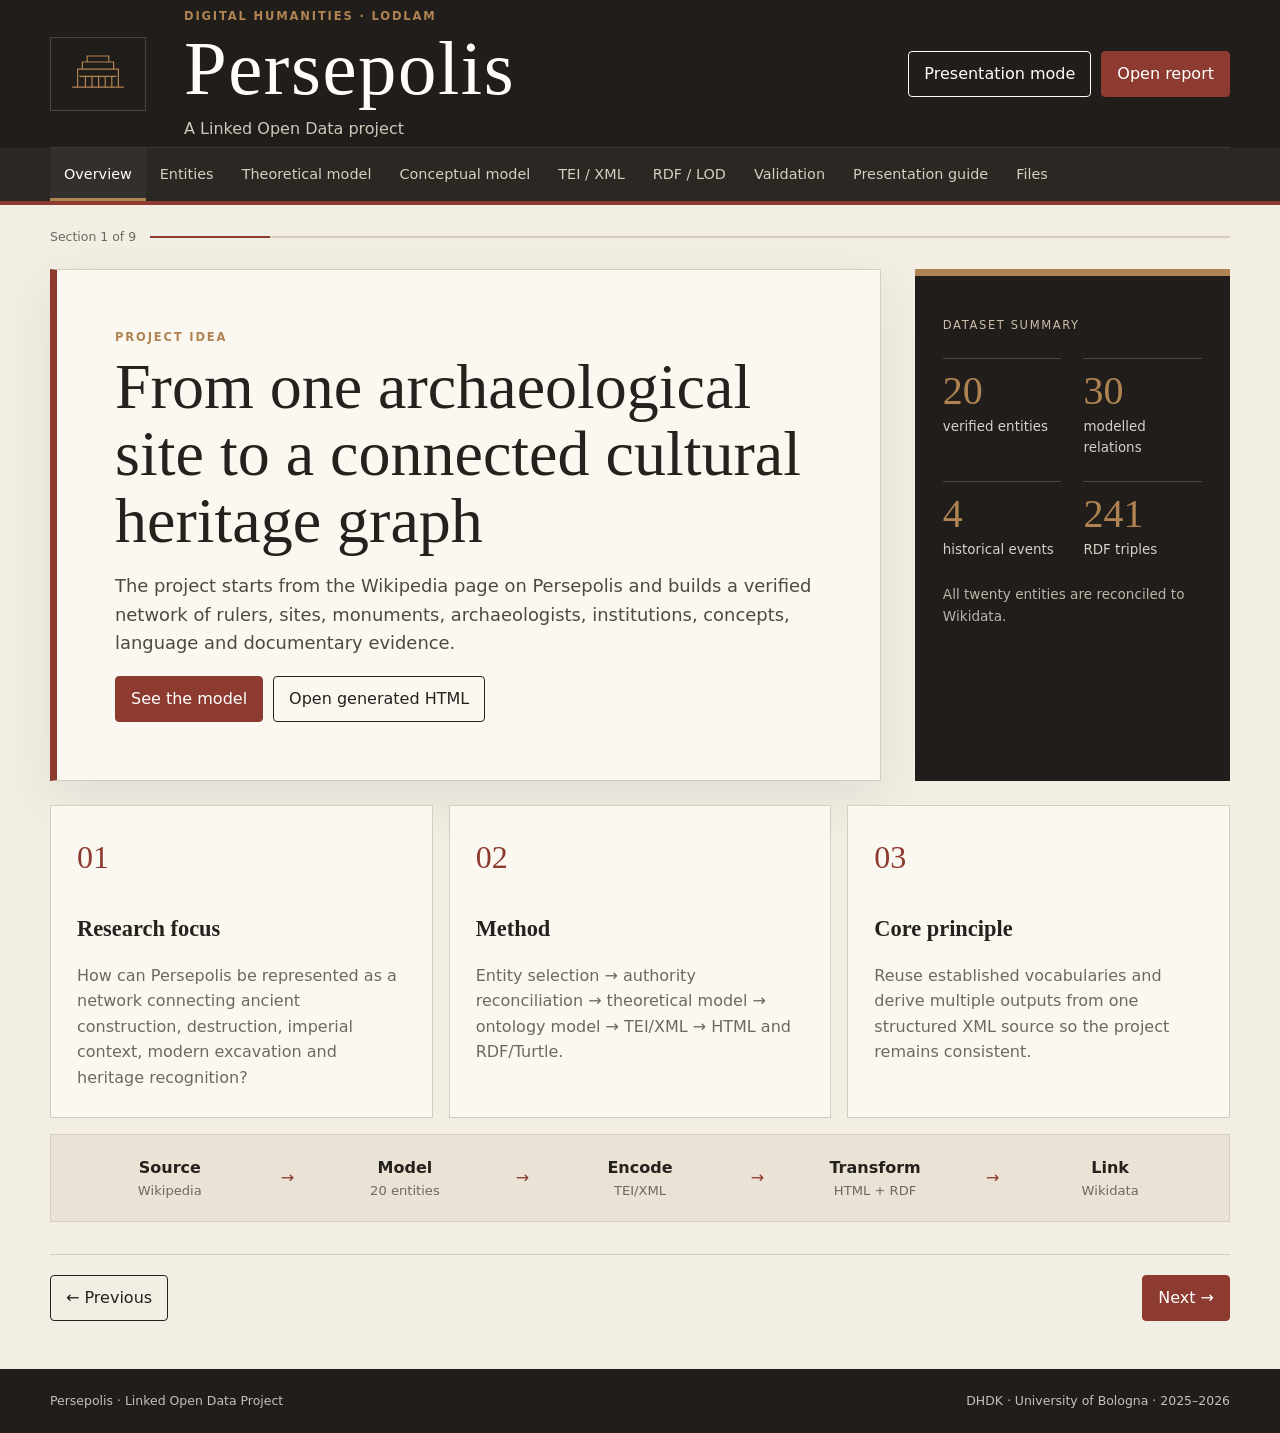
<file: index.html>
<!doctype html>
<html lang="en">
<head>
  <meta charset="utf-8">
  <meta name="viewport" content="width=device-width, initial-scale=1">
  <meta name="description" content="Presentation website for Persepolis: a Linked Open Data project.">
  <title>Persepolis · Linked Open Data Project</title>
  <link rel="stylesheet" href="assets/styles.css?v=2">
  <script defer src="assets/app.js?v=2"></script>
</head>
<body>
  <a class="skip-link" href="#main">Skip to content</a>

  <header class="site-header">
    <div class="masthead wrap">
      <div class="brand-mark" aria-hidden="true">
        <svg viewBox="0 0 120 80" role="img">
          <path d="M18 62h84M26 62V32h68v30M34 32V20h52v12M42 20V10h36v10"/>
          <path d="M30 44h60M39 44v18M50 44v18M61 44v18M72 44v18M83 44v18"/>
        </svg>
      </div>
      <div class="brand-copy">
        <p class="eyebrow">Digital Humanities · LODLAM</p>
        <h1>Persepolis</h1>
        <p>A Linked Open Data project</p>
      </div>
      <div class="header-actions">
        <button class="quiet-button" id="fullscreenButton" type="button">Presentation mode</button>
        <a class="primary-button" href="report.html" target="_blank" rel="noopener">Open report</a>
      </div>
    </div>

    <nav class="tab-shell" aria-label="Project sections">
      <div class="tab-list wrap" role="tablist">
        <button role="tab" data-tab="overview" aria-selected="true">Overview</button>
        <button role="tab" data-tab="entities" aria-selected="false">Entities</button>
        <button role="tab" data-tab="theoretical" aria-selected="false">Theoretical model</button>
        <button role="tab" data-tab="conceptual" aria-selected="false">Conceptual model</button>
        <button role="tab" data-tab="encoding" aria-selected="false">TEI / XML</button>
        <button role="tab" data-tab="rdf" aria-selected="false">RDF / LOD</button>
        <button role="tab" data-tab="validation" aria-selected="false">Validation</button>
        <button role="tab" data-tab="presentation" aria-selected="false">Presentation guide</button>
        <button role="tab" data-tab="files" aria-selected="false">Files</button>
      </div>
    </nav>
  </header>

  <main id="main" class="wrap main-shell">
    <div class="section-progress" aria-live="polite">
      <span id="progressLabel">Section 1 of 9</span>
      <span class="progress-line"><span id="progressFill"></span></span>
    </div>

    <section class="tab-panel is-active" id="overview" role="tabpanel">
      <div class="hero-grid">
        <div class="hero-copy">
          <p class="section-kicker">Project idea</p>
          <h2>From one archaeological site to a connected cultural heritage graph</h2>
          <p class="lead">The project starts from the Wikipedia page on Persepolis and builds a verified network of rulers, sites, monuments, archaeologists, institutions, concepts, language and documentary evidence.</p>
          <div class="hero-actions">
            <button class="primary-button" type="button" data-go="theoretical">See the model</button>
            <a class="quiet-button" href="output.html" target="_blank" rel="noopener">Open generated HTML</a>
          </div>
        </div>
        <aside class="project-plaque" aria-label="Project statistics">
          <p class="plaque-label">Dataset summary</p>
          <dl>
            <div><dt>20</dt><dd>verified entities</dd></div>
            <div><dt>30</dt><dd>modelled relations</dd></div>
            <div><dt>4</dt><dd>historical events</dd></div>
            <div><dt>241</dt><dd>RDF triples</dd></div>
          </dl>
          <p class="plaque-note">All twenty entities are reconciled to Wikidata.</p>
        </aside>
      </div>

      <div class="overview-grid">
        <article class="info-card">
          <span class="card-number">01</span>
          <h3>Research focus</h3>
          <p>How can Persepolis be represented as a network connecting ancient construction, destruction, imperial context, modern excavation and heritage recognition?</p>
        </article>
        <article class="info-card">
          <span class="card-number">02</span>
          <h3>Method</h3>
          <p>Entity selection → authority reconciliation → theoretical model → ontology model → TEI/XML → HTML and RDF/Turtle.</p>
        </article>
        <article class="info-card">
          <span class="card-number">03</span>
          <h3>Core principle</h3>
          <p>Reuse established vocabularies and derive multiple outputs from one structured XML source so the project remains consistent.</p>
        </article>
      </div>

      <div class="workflow-card" aria-label="Project workflow">
        <div><b>Source</b><span>Wikipedia</span></div>
        <i aria-hidden="true">→</i>
        <div><b>Model</b><span>20 entities</span></div>
        <i aria-hidden="true">→</i>
        <div><b>Encode</b><span>TEI/XML</span></div>
        <i aria-hidden="true">→</i>
        <div><b>Transform</b><span>HTML + RDF</span></div>
        <i aria-hidden="true">→</i>
        <div><b>Link</b><span>Wikidata</span></div>
      </div>
    </section>

    <section class="tab-panel" id="entities" role="tabpanel" hidden>
      <header class="section-heading">
        <div><p class="section-kicker">Entity selection</p><h2>Twenty reconciled entities</h2></div>
        <p>The selection deliberately goes beyond “site + rulers” to include excavation history, nearby sites, monuments, religion, language and an administrative archive.</p>
      </header>
      <div class="entity-controls">
        <label class="search-box">Search entities<input id="entitySearch" type="search" placeholder="Name or description"></label>
        <div class="filter-row" id="entityFilters" aria-label="Filter entity types"></div>
      </div>
      <div class="entity-grid" id="entityGrid"></div>
    </section>

    <section class="tab-panel" id="theoretical" role="tabpanel" hidden>
      <header class="section-heading">
        <div><p class="section-kicker">Human-language stage</p><h2>Theoretical model</h2></div>
        <p>The theoretical model expresses the domain before ontology formalization. It makes the historical meaning of each relation explicit.</p>
      </header>
      <div class="diagram-card">
        <div class="diagram-toolbar">
          <div><b>Natural-language relationship map</b><span>20 entities · 30 relations · 4 events</span></div>
          <button class="quiet-button" type="button" data-zoom="theoretical_model.svg" data-title="Theoretical model">View full screen</button>
        </div>
        <img src="theoretical_model.svg" alt="Theoretical model diagram for the Persepolis project" loading="lazy">
      </div>
      <div class="decision-grid">
        <article><b>Historical precision</b><p>Alexander <em>destroyed</em> Persepolis; Xerxes <em>expanded</em> it; the site was <em>capital of</em> the Achaemenid Empire.</p></article>
        <article><b>Direct relations</b><p>18 solid connections directly involve Persepolis, including builders, location, monuments and excavators.</p></article>
        <article><b>Secondary relations</b><p>12 dashed connections create a richer network between other entities rather than a simple star graph.</p></article>
        <article><b>Events</b><p>Foundation, destruction, excavation and UNESCO inscription are modelled as separate dated events.</p></article>
      </div>
      <div class="relation-table-wrap">
        <div class="subheading-row"><h3>Key relationships</h3><button class="text-button" id="toggleRelations" type="button">Show all 30</button></div>
        <table class="relation-table"><thead><tr><th>Subject</th><th>Property</th><th>Object</th><th>Scope</th></tr></thead><tbody id="relationRows"></tbody></table>
      </div>
    </section>

    <section class="tab-panel" id="conceptual" role="tabpanel" hidden>
      <header class="section-heading">
        <div><p class="section-kicker">Formal semantic stage</p><h2>Conceptual model and ontology reuse</h2></div>
        <p>The informal relations are translated into classes, individuals and properties using established Semantic Web vocabularies.</p>
      </header>
      <div class="diagram-card">
        <div class="diagram-toolbar">
          <div><b>CIDOC-CRM / FOAF instance graph</b><span>Class boxes, individual nodes and typed properties</span></div>
          <button class="quiet-button" type="button" data-zoom="conceptual_model.svg" data-title="Conceptual model">View full screen</button>
        </div>
        <img src="conceptual_model.svg" alt="Conceptual model diagram for the Persepolis project" loading="lazy">
      </div>
      <div class="ontology-grid">
        <article><span>CRM</span><h3>CIDOC-CRM</h3><p>Sites, monuments, places, periods, documents, language and historical events.</p></article>
        <article><span>FOAF</span><h3>FOAF</h3><p>People and organizations, including rulers, archaeologists, UNESCO and the research institute.</p></article>
        <article><span>DC</span><h3>Dublin Core Terms</h3><p>Descriptions and general relations such as spatial, hasPart, date, language and creator.</p></article>
        <article><span>SKOS</span><h3>SKOS</h3><p>Zoroastrianism is represented as a controlled concept.</p></article>
        <article><span>OWL</span><h3>OWL / RDFS</h3><p>Identity links, labels and nineteen narrow project properties defined as subproperties of existing terms.</p></article>
      </div>
      <aside class="callout"><b>Why reuse?</b><p>Reusing established ontologies improves interoperability and keeps the project-specific vocabulary small, explicit and easier to justify.</p></aside>
    </section>

    <section class="tab-panel" id="encoding" role="tabpanel" hidden>
      <header class="section-heading">
        <div><p class="section-kicker">Structured source</p><h2>TEI/XML encoding and HTML transformation</h2></div>
        <p>One TEI/XML file stores the narrative, entity catalogue, events, authority identifiers and all thirty relations.</p>
      </header>
      <div class="split-grid">
        <article class="process-card">
          <span class="process-tag">Source</span>
          <h3><code>data.xml</code></h3>
          <p>Entities are described once in the <code>&lt;standOff&gt;</code> section and referenced from the running text through <code>@ref</code>.</p>
          <pre><code>&lt;place xml:id="persepolis"&gt;
  &lt;placeName&gt;Persepolis&lt;/placeName&gt;
  &lt;idno type="wikidata"&gt;...Q129072&lt;/idno&gt;
&lt;/place&gt;</code></pre>
          <a class="text-link" href="data.xml" target="_blank">Open TEI/XML</a>
        </article>
        <article class="process-card">
          <span class="process-tag">Transformation</span>
          <h3><code>style.xsl</code> + <code>transform.py</code></h3>
          <p>XSLT rules transform machine-friendly XML into a readable webpage with highlighted entities, entity tables and the full relationship table.</p>
          <pre><code>data.xml
   ↓ XSLT with lxml
output.html</code></pre>
          <a class="text-link" href="output.html" target="_blank">Open generated HTML</a>
        </article>
      </div>
      <div class="single-source-note"><b>Consistency advantage</b><span>The diagrams, RDF and HTML all reflect the same relations encoded in the TEI source.</span></div>
    </section>

    <section class="tab-panel" id="rdf" role="tabpanel" hidden>
      <header class="section-heading">
        <div><p class="section-kicker">Machine-readable output</p><h2>RDF, Turtle and Linked Open Data</h2></div>
        <p>The Python generator reads the TEI source and creates a Turtle knowledge graph with ontology declarations, entity resources, events and relations.</p>
      </header>
      <div class="rdf-layout">
        <article class="triple-card">
          <p class="triple-label">Example RDF statement</p>
          <div class="triple-line"><span>Persepolis</span><strong>builtBy</strong><span>Darius the Great</span></div>
          <div class="triple-roles"><span>Subject</span><span>Predicate</span><span>Object</span></div>
          <pre><code>res:persepolis ex:builtBy res:darius .
res:persepolis ex:destroyedBy res:alexander .
res:unesco ex:recognizes res:persepolis .</code></pre>
        </article>
        <aside class="rdf-facts">
          <div><b>RDF</b><span>The graph data model</span></div>
          <div><b>Turtle</b><span>A compact RDF serialization</span></div>
          <div><b>URI</b><span>A unique identifier for a resource</span></div>
          <div><b><code>owl:sameAs</code></b><span>Connects each local entity to Wikidata</span></div>
        </aside>
      </div>
      <div class="stat-strip">
        <div><b>241</b><span>total triples</span></div>
        <div><b>24</b><span>entity + event resources</span></div>
        <div><b>30</b><span>relation triples</span></div>
        <div><b>20</b><span>Wikidata alignments</span></div>
      </div>
      <div class="action-row">
        <a class="primary-button" href="knowledge_graph.ttl" target="_blank">Open Turtle dataset</a>
        <a class="quiet-button" href="generate_rdf.py" target="_blank">Open generator script</a>
      </div>
    </section>

    <section class="tab-panel" id="validation" role="tabpanel" hidden>
      <header class="section-heading">
        <div><p class="section-kicker">Quality control</p><h2>Validation and consistency</h2></div>
        <p>The project checks not only syntax, but also historical accuracy and agreement between its different outputs.</p>
      </header>
      <div class="checklist">
        <article><span>✓</span><div><b>20 entities in every layer</b><p>Entity catalogue, TEI standOff and RDF dataset agree.</p></div></article>
        <article><span>✓</span><div><b>Authority reconciliation</b><p>Each entity has a verified Wikidata QID; Wikipedia links are included where available.</p></div></article>
        <article><span>✓</span><div><b>30 relations stay synchronized</b><p>Theoretical model, conceptual model, XML listRelation and RDF predicates match.</p></div></article>
        <article><span>✓</span><div><b>Historically sensitive predicates</b><p><code>destroyedBy</code>, <code>expandedBy</code> and <code>capitalOf</code> prevent misleading claims.</p></div></article>
        <article><span>✓</span><div><b>XML and HTML validation</b><p>The files were parsed successfully with lxml.</p></div></article>
        <article><span>✓</span><div><b>Turtle structure checked</b><p>Prefixes resolve and every statement is correctly terminated.</p></div></article>
      </div>
    </section>

    <section class="tab-panel" id="presentation" role="tabpanel" hidden>
      <header class="section-heading">
        <div><p class="section-kicker">Speaking order</p><h2>A simple presentation route</h2></div>
        <p>Use the website as a visual guide; explain the modelling choices rather than reading the page.</p>
      </header>
      <ol class="presentation-steps">
        <li><span>1</span><div><b>Idea</b><p>Why Persepolis is a strong central node for a cultural heritage graph.</p></div></li>
        <li><span>2</span><div><b>Entity selection</b><p>Twenty entities, expanded beyond rulers to include excavation and documentary context.</p></div></li>
        <li><span>3</span><div><b>Theoretical model</b><p>Explain two or three historically important arrows.</p></div></li>
        <li><span>4</span><div><b>Conceptual model</b><p>Show how the domain becomes classes, instances and typed properties.</p></div></li>
        <li><span>5</span><div><b>Ontology choices</b><p>State exactly what CIDOC-CRM, FOAF, DCTERMS, SKOS and OWL contribute.</p></div></li>
        <li><span>6</span><div><b>TEI workflow</b><p>One structured source generates the human and machine-readable outputs.</p></div></li>
        <li><span>7</span><div><b>RDF example</b><p>Read one subject–predicate–object statement and explain the URIs.</p></div></li>
        <li><span>8</span><div><b>Conclusion</b><p>Emphasize interoperability, authority links and consistency.</p></div></li>
      </ol>
      <div class="qa-grid">
        <article><h3>Why CIDOC-CRM?</h3><p>It is designed for cultural heritage and can represent sites, objects, places, events and periods.</p></article>
        <article><h3>Why custom properties?</h3><p>Only narrow relations were added, and each is anchored as a subproperty of an existing DCTERMS property.</p></article>
        <article><h3>RDF vs Turtle?</h3><p>RDF is the graph model; Turtle is one syntax used to write it.</p></article>
        <article><h3>Theoretical vs conceptual?</h3><p>The theoretical model expresses domain meaning; the conceptual model formalizes it with ontologies.</p></article>
      </div>
    </section>

    <section class="tab-panel" id="files" role="tabpanel" hidden>
      <header class="section-heading">
        <div><p class="section-kicker">Project package</p><h2>Files used in the workflow</h2></div>
        <p>Every file remains available from the offline presentation website.</p>
      </header>
      <div class="file-grid">
        <a href="report.html" target="_blank"><b>report.html</b><span>Full project write-up</span></a>
        <a href="data.xml" target="_blank"><b>data.xml</b><span>TEI/XML source</span></a>
        <a href="style.xsl" target="_blank"><b>style.xsl</b><span>XML → HTML rules</span></a>
        <a href="output.html" target="_blank"><b>output.html</b><span>Generated human-readable page</span></a>
        <a href="transform.py" target="_blank"><b>transform.py</b><span>Runs the XSLT transformation</span></a>
        <a href="generate_rdf.py" target="_blank"><b>generate_rdf.py</b><span>Generates Turtle from TEI</span></a>
        <a href="knowledge_graph.ttl" target="_blank"><b>knowledge_graph.ttl</b><span>RDF/Turtle dataset</span></a>
        <a href="theoretical_model.svg" target="_blank"><b>theoretical_model.svg</b><span>Informal model diagram</span></a>
        <a href="conceptual_model.svg" target="_blank"><b>conceptual_model.svg</b><span>Formal ontology diagram</span></a>
        <a href="README.md" target="_blank"><b>README.md</b><span>Project instructions</span></a>
      </div>
    </section>

    <div class="panel-navigation">
      <button class="quiet-button" id="previousButton" type="button">← Previous</button>
      <button class="primary-button" id="nextButton" type="button">Next →</button>
    </div>
  </main>

  <footer class="site-footer">
    <div class="wrap"><span>Persepolis · Linked Open Data Project</span><span>DHDK · University of Bologna · 2025–2026</span></div>
  </footer>

  <dialog id="diagramDialog" class="diagram-dialog">
    <div class="dialog-bar"><b id="dialogTitle">Diagram</b><button type="button" id="closeDialog" aria-label="Close">×</button></div>
    <div class="dialog-canvas"><img id="dialogImage" alt=""></div>
  </dialog>
</body>
</html>
</file>
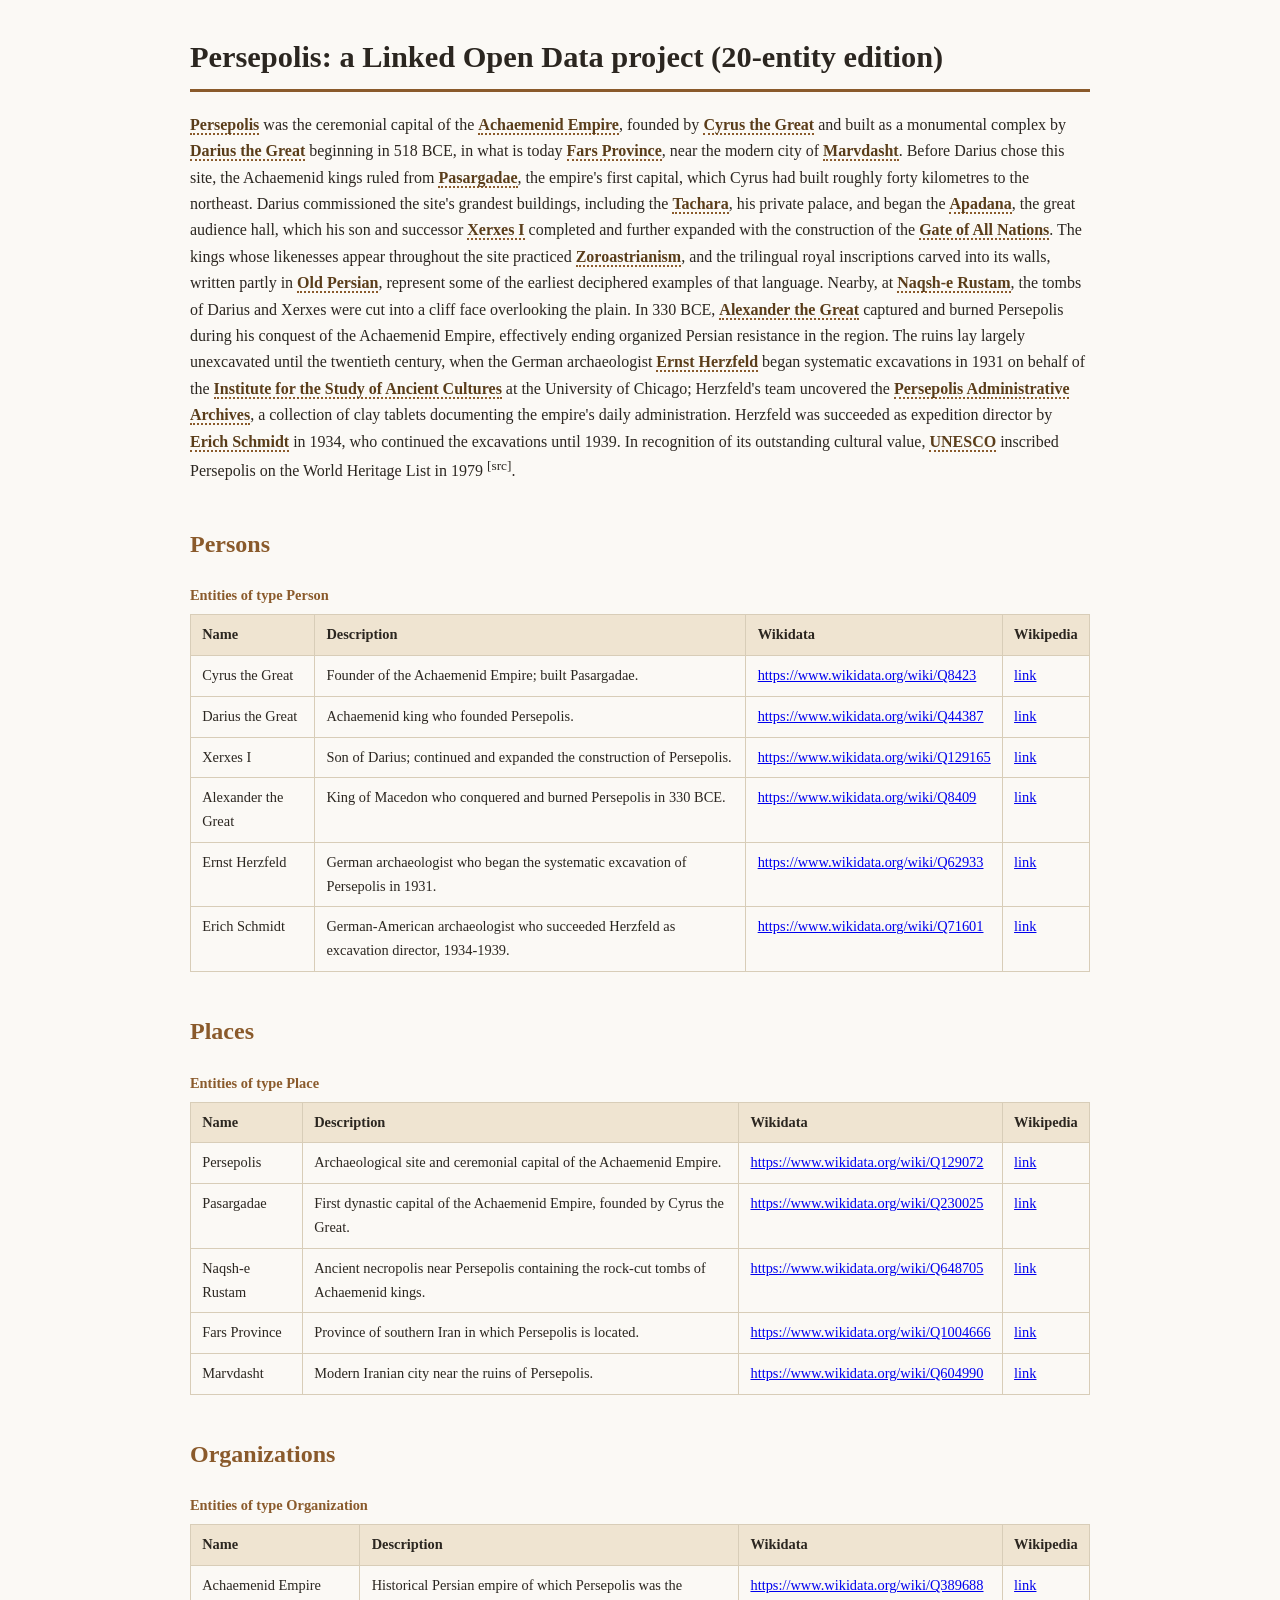
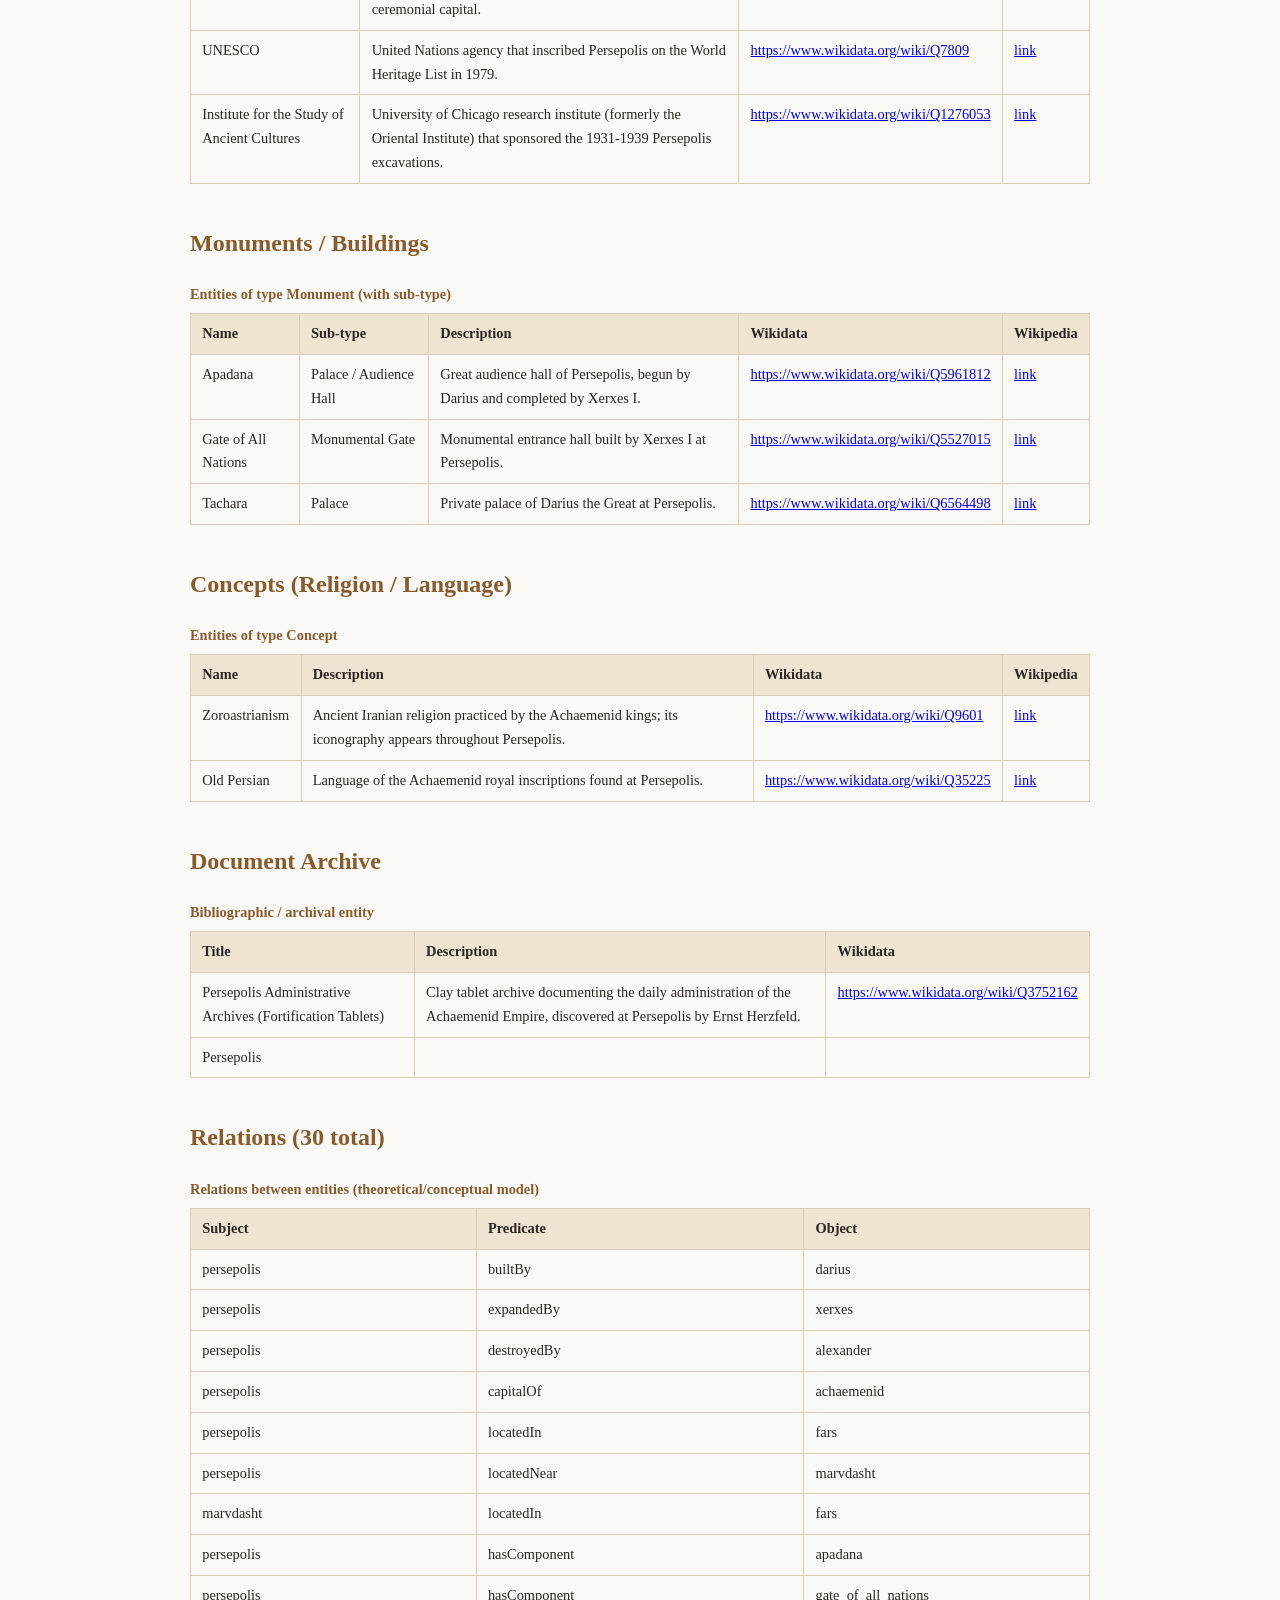
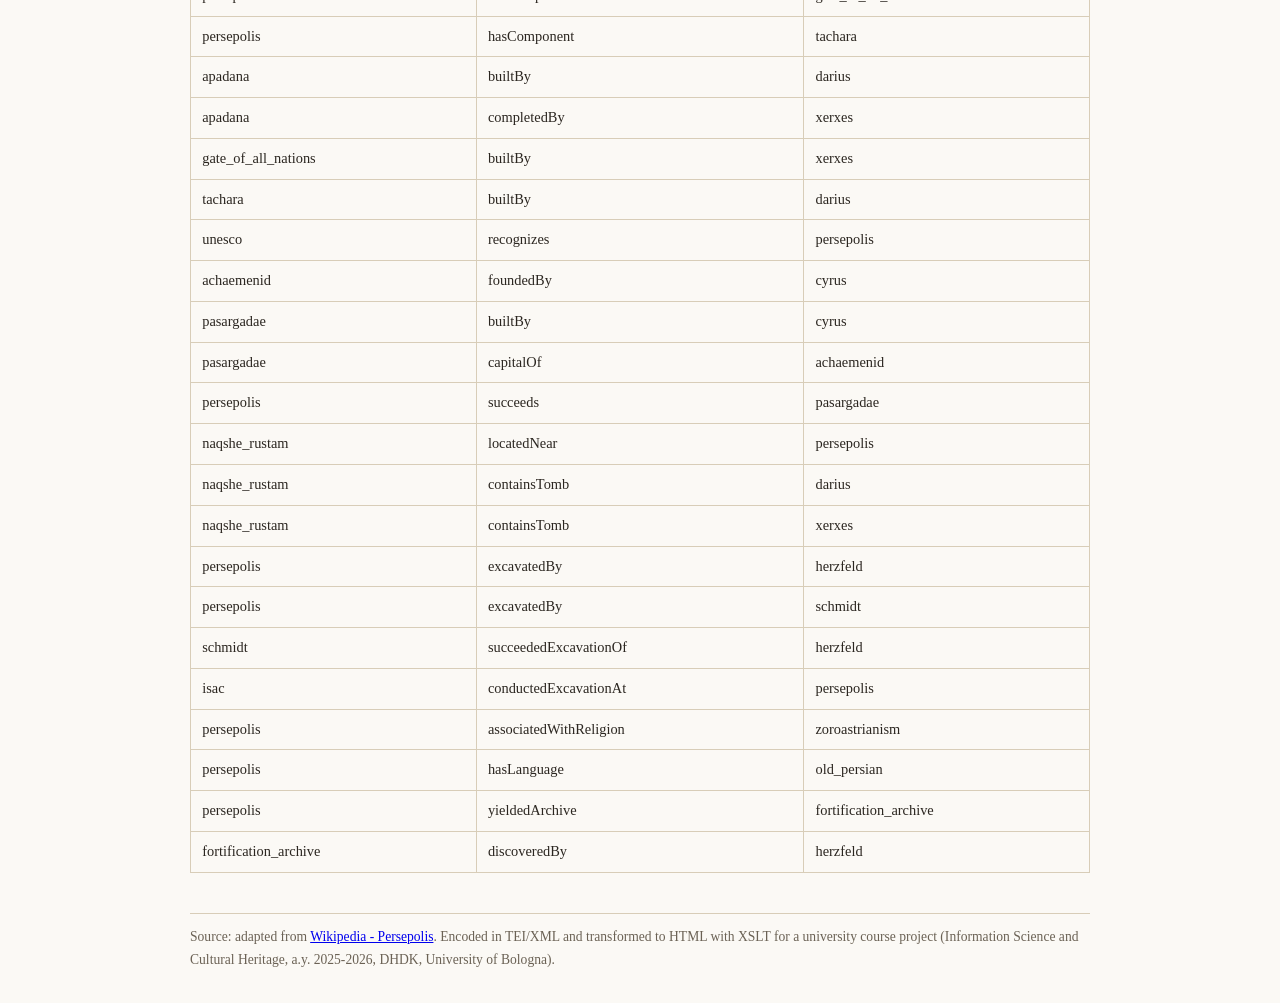
<file: output.html>
<!DOCTYPE html SYSTEM "about:legacy-compat">
<html lang="en">
<head>
<meta charset="UTF-8">
<title>Persepolis: a Linked Open Data project (20-entity edition)</title>
<style>
  body{font-family:Georgia,'Times New Roman',serif;max-width:900px;margin:2rem auto;padding:0 1.5rem;line-height:1.65;color:#2b2620;background:#fbf9f5;}
  h1{font-size:1.9rem;border-bottom:3px solid #8a5a2b;padding-bottom:.4rem;}
  h2{color:#8a5a2b;margin-top:2.5rem;}
  .text p{font-size:1.06rem;}
  .entity{border-bottom:2px dotted #8a5a2b;text-decoration:none;color:#5a3d1a;font-weight:600;}
  .entity:hover{background:#f1e3cf;}
  table{border-collapse:collapse;width:100%;margin-top:.8rem;font-size:.9rem;}
  th,td{border:1px solid #d8cdb8;padding:.5rem .7rem;text-align:left;vertical-align:top;}
  th{background:#efe4d1;}
  caption{caption-side:top;font-weight:bold;margin-bottom:.4rem;text-align:left;color:#8a5a2b;}
  .source{font-size:.85rem;color:#6b6255;margin-top:2.5rem;border-top:1px solid #d8cdb8;padding-top:.8rem;}
</style>
</head>
<body>
<h1>Persepolis: a Linked Open Data project (20-entity edition)</h1>
<div class="text">
                    <a class="entity" href="#persepolis">Persepolis</a> was the ceremonial capital of the
                    <a class="entity" href="#achaemenid">Achaemenid Empire</a>, founded by
                    <a class="entity" href="#cyrus">Cyrus the Great</a> and built as a monumental
                    complex by <a class="entity" href="#darius">Darius the Great</a> beginning in
                    518 BCE, in what is today <a class="entity" href="#fars">Fars Province</a>, near
                    the modern city of <a class="entity" href="#marvdasht">Marvdasht</a>. Before
                    Darius chose this site, the Achaemenid kings ruled from
                    <a class="entity" href="#pasargadae">Pasargadae</a>, the empire's first capital,
                    which Cyrus had built roughly forty kilometres to the northeast. Darius
                    commissioned the site's grandest buildings, including the
                    <a class="entity" href="#tachara">Tachara</a>, his private palace, and began the
                    <a class="entity" href="#apadana">Apadana</a>, the great audience hall, which his son and
                    successor <a class="entity" href="#xerxes">Xerxes I</a> completed and further
                    expanded with the construction of the
                    <a class="entity" href="#gate_of_all_nations">Gate of All Nations</a>. The kings whose
                    likenesses appear throughout the site practiced
                    <a class="entity" href="#zoroastrianism">Zoroastrianism</a>, and the trilingual royal
                    inscriptions carved into its walls, written partly in
                    <a class="entity" href="#old_persian">Old Persian</a>, represent some of the earliest
                    deciphered examples of that language. Nearby, at
                    <a class="entity" href="#naqshe_rustam">Naqsh-e Rustam</a>, the tombs of Darius
                    and Xerxes were cut into a cliff face overlooking the plain. In 330 BCE,
                    <a class="entity" href="#alexander">Alexander the Great</a> captured and burned
                    Persepolis during his conquest of the Achaemenid Empire, effectively ending
                    organized Persian resistance in the region. The ruins lay largely unexcavated
                    until the twentieth century, when the German archaeologist
                    <a class="entity" href="#herzfeld">Ernst Herzfeld</a> began systematic
                    excavations in 1931 on behalf of the
                    <a class="entity" href="#isac">Institute for the Study of Ancient Cultures</a> at
                    the University of Chicago; Herzfeld's team uncovered the
                    <a class="entity" href="#fortification_archive">Persepolis Administrative Archives</a>, a
                    collection of clay tablets documenting the empire's daily administration.
                    Herzfeld was succeeded as expedition director by
                    <a class="entity" href="#schmidt">Erich Schmidt</a> in 1934, who continued the
                    excavations until 1939. In recognition of its outstanding cultural value,
                    <a class="entity" href="#unesco">UNESCO</a> inscribed Persepolis on the World
                    Heritage List in 1979
                    <sup>[src]</sup>.
                </div>
<h2>Persons</h2>
<table>
<caption>Entities of type Person</caption>
<tr>
<th>Name</th>
<th>Description</th>
<th>Wikidata</th>
<th>Wikipedia</th>
</tr>
<tr>
<td>Cyrus the Great</td>
<td>Founder of the Achaemenid Empire; built Pasargadae.</td>
<td><a href="https://www.wikidata.org/wiki/Q8423">https://www.wikidata.org/wiki/Q8423</a></td>
<td><a href="https://en.wikipedia.org/wiki/Cyrus_the_Great">link</a></td>
</tr>
<tr>
<td>Darius the Great</td>
<td>Achaemenid king who founded Persepolis.</td>
<td><a href="https://www.wikidata.org/wiki/Q44387">https://www.wikidata.org/wiki/Q44387</a></td>
<td><a href="https://en.wikipedia.org/wiki/Darius_the_Great">link</a></td>
</tr>
<tr>
<td>Xerxes I</td>
<td>Son of Darius; continued and expanded the construction of Persepolis.</td>
<td><a href="https://www.wikidata.org/wiki/Q129165">https://www.wikidata.org/wiki/Q129165</a></td>
<td><a href="https://en.wikipedia.org/wiki/Xerxes_I">link</a></td>
</tr>
<tr>
<td>Alexander the Great</td>
<td>King of Macedon who conquered and burned Persepolis in 330 BCE.</td>
<td><a href="https://www.wikidata.org/wiki/Q8409">https://www.wikidata.org/wiki/Q8409</a></td>
<td><a href="https://en.wikipedia.org/wiki/Alexander_the_Great">link</a></td>
</tr>
<tr>
<td>Ernst Herzfeld</td>
<td>German archaeologist who began the systematic excavation of Persepolis in 1931.</td>
<td><a href="https://www.wikidata.org/wiki/Q62933">https://www.wikidata.org/wiki/Q62933</a></td>
<td><a href="https://en.wikipedia.org/wiki/Ernst_Herzfeld">link</a></td>
</tr>
<tr>
<td>Erich Schmidt</td>
<td>German-American archaeologist who succeeded Herzfeld as excavation director, 1934-1939.</td>
<td><a href="https://www.wikidata.org/wiki/Q71601">https://www.wikidata.org/wiki/Q71601</a></td>
<td><a href="https://en.wikipedia.org/wiki/Erich_Schmidt_(archaeologist)">link</a></td>
</tr>
</table>
<h2>Places</h2>
<table>
<caption>Entities of type Place</caption>
<tr>
<th>Name</th>
<th>Description</th>
<th>Wikidata</th>
<th>Wikipedia</th>
</tr>
<tr>
<td>Persepolis</td>
<td>Archaeological site and ceremonial capital of the Achaemenid Empire.</td>
<td><a href="https://www.wikidata.org/wiki/Q129072">https://www.wikidata.org/wiki/Q129072</a></td>
<td><a href="https://en.wikipedia.org/wiki/Persepolis">link</a></td>
</tr>
<tr>
<td>Pasargadae</td>
<td>First dynastic capital of the Achaemenid Empire, founded by Cyrus the Great.</td>
<td><a href="https://www.wikidata.org/wiki/Q230025">https://www.wikidata.org/wiki/Q230025</a></td>
<td><a href="https://en.wikipedia.org/wiki/Pasargadae">link</a></td>
</tr>
<tr>
<td>Naqsh-e Rustam</td>
<td>Ancient necropolis near Persepolis containing the rock-cut tombs of Achaemenid kings.</td>
<td><a href="https://www.wikidata.org/wiki/Q648705">https://www.wikidata.org/wiki/Q648705</a></td>
<td><a href="https://en.wikipedia.org/wiki/Naqsh-e_Rustam">link</a></td>
</tr>
<tr>
<td>Fars Province</td>
<td>Province of southern Iran in which Persepolis is located.</td>
<td><a href="https://www.wikidata.org/wiki/Q1004666">https://www.wikidata.org/wiki/Q1004666</a></td>
<td><a href="https://en.wikipedia.org/wiki/Fars_Province">link</a></td>
</tr>
<tr>
<td>Marvdasht</td>
<td>Modern Iranian city near the ruins of Persepolis.</td>
<td><a href="https://www.wikidata.org/wiki/Q604990">https://www.wikidata.org/wiki/Q604990</a></td>
<td><a href="https://en.wikipedia.org/wiki/Marvdasht">link</a></td>
</tr>
</table>
<h2>Organizations</h2>
<table>
<caption>Entities of type Organization</caption>
<tr>
<th>Name</th>
<th>Description</th>
<th>Wikidata</th>
<th>Wikipedia</th>
</tr>
<tr>
<td>Achaemenid Empire</td>
<td>Historical Persian empire of which Persepolis was the ceremonial capital.</td>
<td><a href="https://www.wikidata.org/wiki/Q389688">https://www.wikidata.org/wiki/Q389688</a></td>
<td><a href="https://en.wikipedia.org/wiki/Achaemenid_Empire">link</a></td>
</tr>
<tr>
<td>UNESCO</td>
<td>United Nations agency that inscribed Persepolis on the World Heritage List in 1979.</td>
<td><a href="https://www.wikidata.org/wiki/Q7809">https://www.wikidata.org/wiki/Q7809</a></td>
<td><a href="https://en.wikipedia.org/wiki/UNESCO">link</a></td>
</tr>
<tr>
<td>Institute for the Study of Ancient Cultures</td>
<td>University of Chicago research institute (formerly the Oriental Institute) that sponsored the 1931-1939 Persepolis excavations.</td>
<td><a href="https://www.wikidata.org/wiki/Q1276053">https://www.wikidata.org/wiki/Q1276053</a></td>
<td><a href="https://en.wikipedia.org/wiki/Oriental_Institute_(Chicago)">link</a></td>
</tr>
</table>
<h2>Monuments / Buildings</h2>
<table>
<caption>Entities of type Monument (with sub-type)</caption>
<tr>
<th>Name</th>
<th>Sub-type</th>
<th>Description</th>
<th>Wikidata</th>
<th>Wikipedia</th>
</tr>
<tr>
<td>Apadana</td>
<td>Palace / Audience Hall</td>
<td>Great audience hall of Persepolis, begun by Darius and completed by Xerxes I.</td>
<td><a href="https://www.wikidata.org/wiki/Q5961812">https://www.wikidata.org/wiki/Q5961812</a></td>
<td><a href="https://en.wikipedia.org/wiki/Apadana">link</a></td>
</tr>
<tr>
<td>Gate of All Nations</td>
<td>Monumental Gate</td>
<td>Monumental entrance hall built by Xerxes I at Persepolis.</td>
<td><a href="https://www.wikidata.org/wiki/Q5527015">https://www.wikidata.org/wiki/Q5527015</a></td>
<td><a href="https://en.wikipedia.org/wiki/Gate_of_All_Nations">link</a></td>
</tr>
<tr>
<td>Tachara</td>
<td>Palace</td>
<td>Private palace of Darius the Great at Persepolis.</td>
<td><a href="https://www.wikidata.org/wiki/Q6564498">https://www.wikidata.org/wiki/Q6564498</a></td>
<td><a href="https://en.wikipedia.org/wiki/Tachara">link</a></td>
</tr>
</table>
<h2>Concepts (Religion / Language)</h2>
<table>
<caption>Entities of type Concept</caption>
<tr>
<th>Name</th>
<th>Description</th>
<th>Wikidata</th>
<th>Wikipedia</th>
</tr>
<tr>
<td>Zoroastrianism</td>
<td>Ancient Iranian religion practiced by the Achaemenid kings; its iconography appears throughout Persepolis.</td>
<td><a href="https://www.wikidata.org/wiki/Q9601">https://www.wikidata.org/wiki/Q9601</a></td>
<td><a href="https://en.wikipedia.org/wiki/Zoroastrianism">link</a></td>
</tr>
<tr>
<td>Old Persian</td>
<td>Language of the Achaemenid royal inscriptions found at Persepolis.</td>
<td><a href="https://www.wikidata.org/wiki/Q35225">https://www.wikidata.org/wiki/Q35225</a></td>
<td><a href="https://en.wikipedia.org/wiki/Old_Persian">link</a></td>
</tr>
</table>
<h2>Document Archive</h2>
<table>
<caption>Bibliographic / archival entity</caption>
<tr>
<th>Title</th>
<th>Description</th>
<th>Wikidata</th>
</tr>
<tr>
<td>Persepolis Administrative Archives (Fortification Tablets)</td>
<td>Clay tablet archive documenting the daily administration of the Achaemenid Empire, discovered at Persepolis by Ernst Herzfeld.</td>
<td><a href="https://www.wikidata.org/wiki/Q3752162">https://www.wikidata.org/wiki/Q3752162</a></td>
</tr>
<tr>
<td>Persepolis</td>
<td></td>
<td><a href=""></a></td>
</tr>
</table>
<h2>Relations (30 total)</h2>
<table>
<caption>Relations between entities (theoretical/conceptual model)</caption>
<tr>
<th>Subject</th>
<th>Predicate</th>
<th>Object</th>
</tr>
<tr>
<td>persepolis</td>
<td>builtBy</td>
<td>darius</td>
</tr>
<tr>
<td>persepolis</td>
<td>expandedBy</td>
<td>xerxes</td>
</tr>
<tr>
<td>persepolis</td>
<td>destroyedBy</td>
<td>alexander</td>
</tr>
<tr>
<td>persepolis</td>
<td>capitalOf</td>
<td>achaemenid</td>
</tr>
<tr>
<td>persepolis</td>
<td>locatedIn</td>
<td>fars</td>
</tr>
<tr>
<td>persepolis</td>
<td>locatedNear</td>
<td>marvdasht</td>
</tr>
<tr>
<td>marvdasht</td>
<td>locatedIn</td>
<td>fars</td>
</tr>
<tr>
<td>persepolis</td>
<td>hasComponent</td>
<td>apadana</td>
</tr>
<tr>
<td>persepolis</td>
<td>hasComponent</td>
<td>gate_of_all_nations</td>
</tr>
<tr>
<td>persepolis</td>
<td>hasComponent</td>
<td>tachara</td>
</tr>
<tr>
<td>apadana</td>
<td>builtBy</td>
<td>darius</td>
</tr>
<tr>
<td>apadana</td>
<td>completedBy</td>
<td>xerxes</td>
</tr>
<tr>
<td>gate_of_all_nations</td>
<td>builtBy</td>
<td>xerxes</td>
</tr>
<tr>
<td>tachara</td>
<td>builtBy</td>
<td>darius</td>
</tr>
<tr>
<td>unesco</td>
<td>recognizes</td>
<td>persepolis</td>
</tr>
<tr>
<td>achaemenid</td>
<td>foundedBy</td>
<td>cyrus</td>
</tr>
<tr>
<td>pasargadae</td>
<td>builtBy</td>
<td>cyrus</td>
</tr>
<tr>
<td>pasargadae</td>
<td>capitalOf</td>
<td>achaemenid</td>
</tr>
<tr>
<td>persepolis</td>
<td>succeeds</td>
<td>pasargadae</td>
</tr>
<tr>
<td>naqshe_rustam</td>
<td>locatedNear</td>
<td>persepolis</td>
</tr>
<tr>
<td>naqshe_rustam</td>
<td>containsTomb</td>
<td>darius</td>
</tr>
<tr>
<td>naqshe_rustam</td>
<td>containsTomb</td>
<td>xerxes</td>
</tr>
<tr>
<td>persepolis</td>
<td>excavatedBy</td>
<td>herzfeld</td>
</tr>
<tr>
<td>persepolis</td>
<td>excavatedBy</td>
<td>schmidt</td>
</tr>
<tr>
<td>schmidt</td>
<td>succeededExcavationOf</td>
<td>herzfeld</td>
</tr>
<tr>
<td>isac</td>
<td>conductedExcavationAt</td>
<td>persepolis</td>
</tr>
<tr>
<td>persepolis</td>
<td>associatedWithReligion</td>
<td>zoroastrianism</td>
</tr>
<tr>
<td>persepolis</td>
<td>hasLanguage</td>
<td>old_persian</td>
</tr>
<tr>
<td>persepolis</td>
<td>yieldedArchive</td>
<td>fortification_archive</td>
</tr>
<tr>
<td>fortification_archive</td>
<td>discoveredBy</td>
<td>herzfeld</td>
</tr>
</table>
<p class="source">
Source: adapted from <a href="https://en.wikipedia.org/wiki/Persepolis">Wikipedia - Persepolis</a>.
Encoded in TEI/XML and transformed to HTML with XSLT for a university course project
(Information Science and Cultural Heritage, a.y. 2025-2026, DHDK, University of Bologna).
</p>
</body>
</html>
</file>
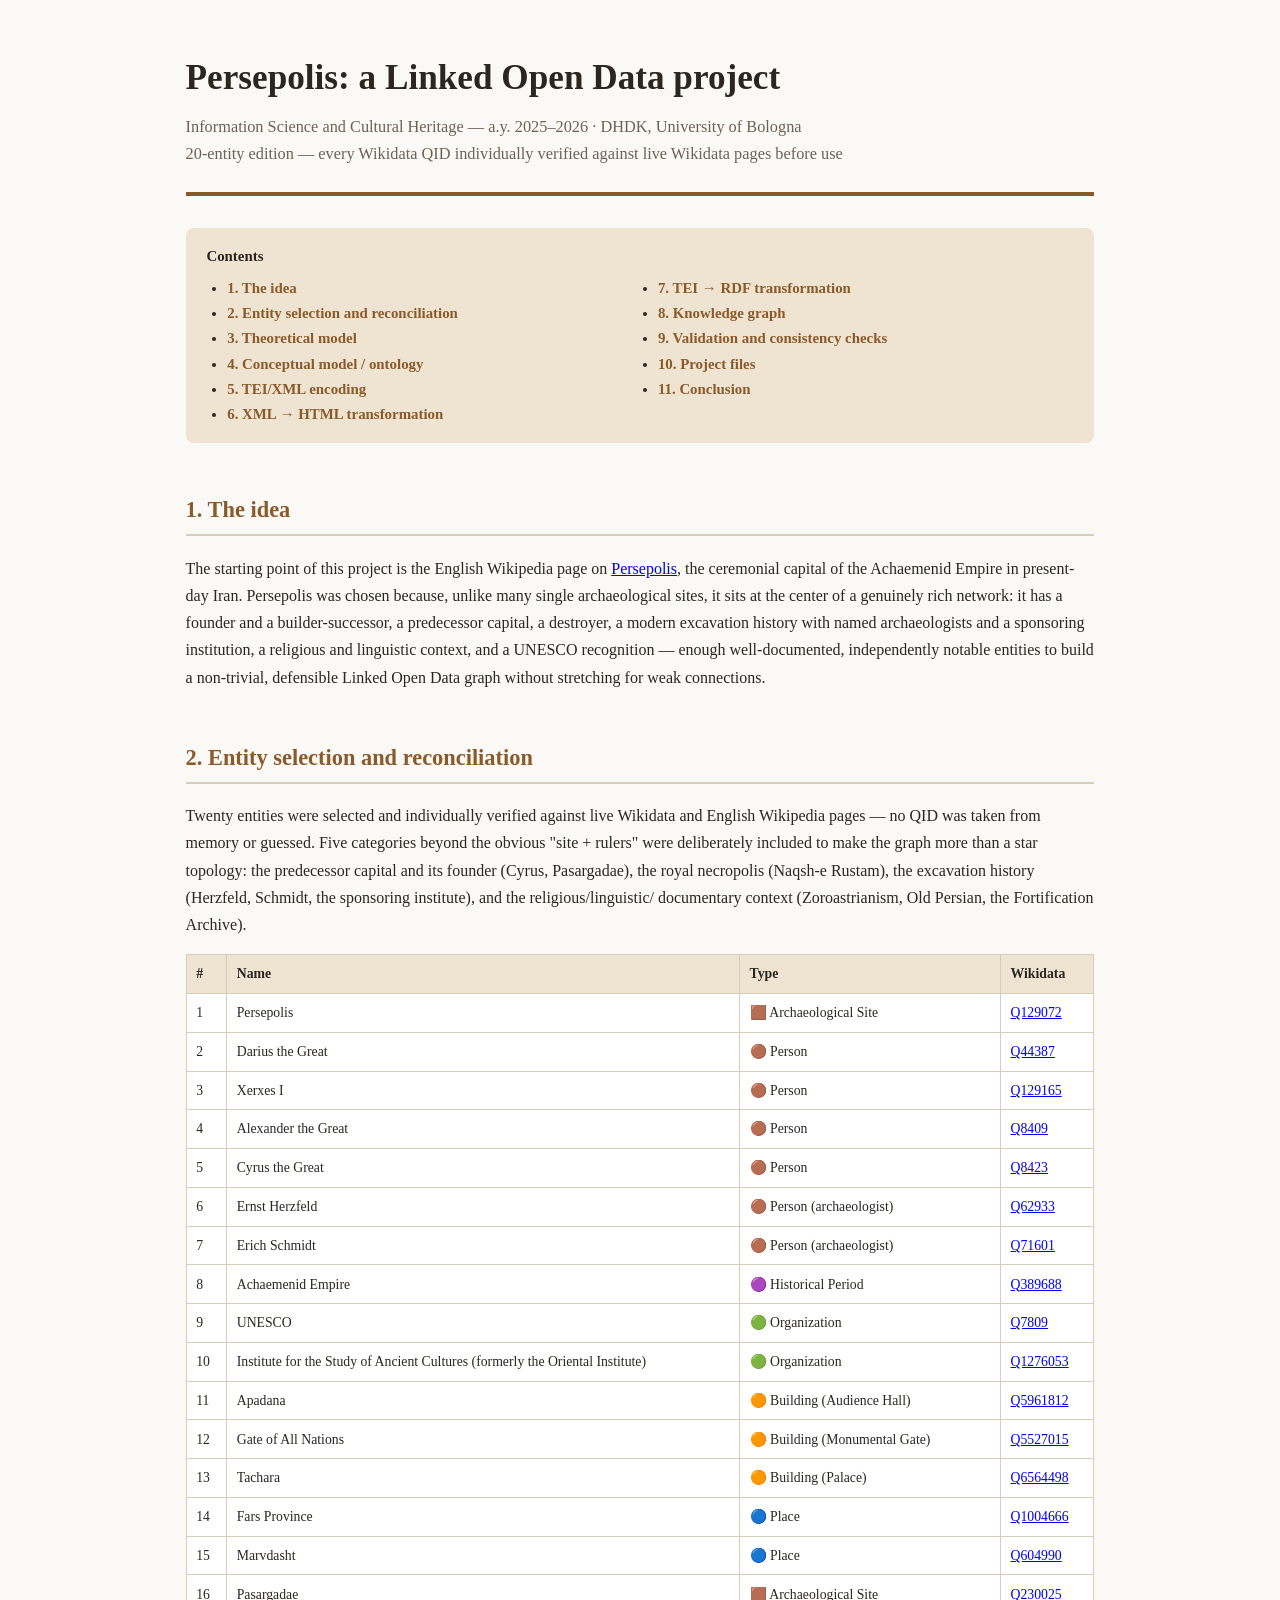
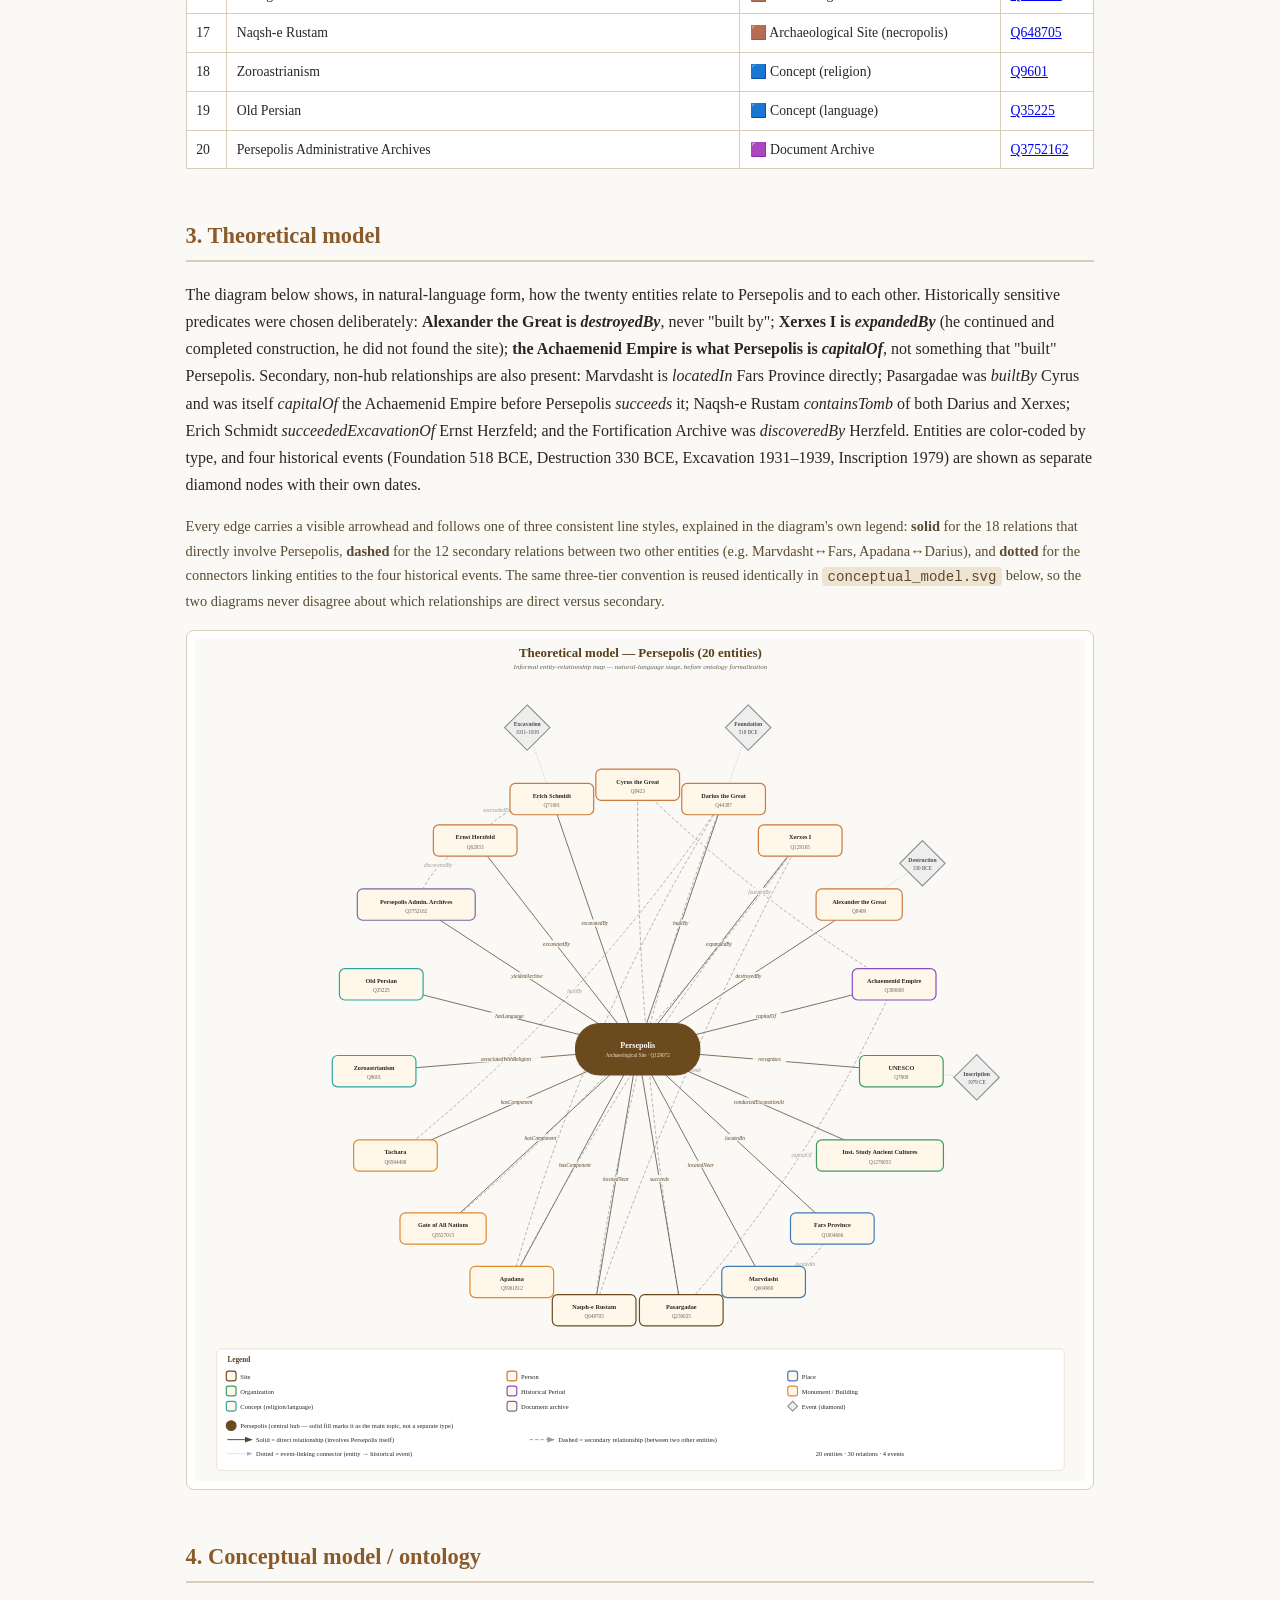
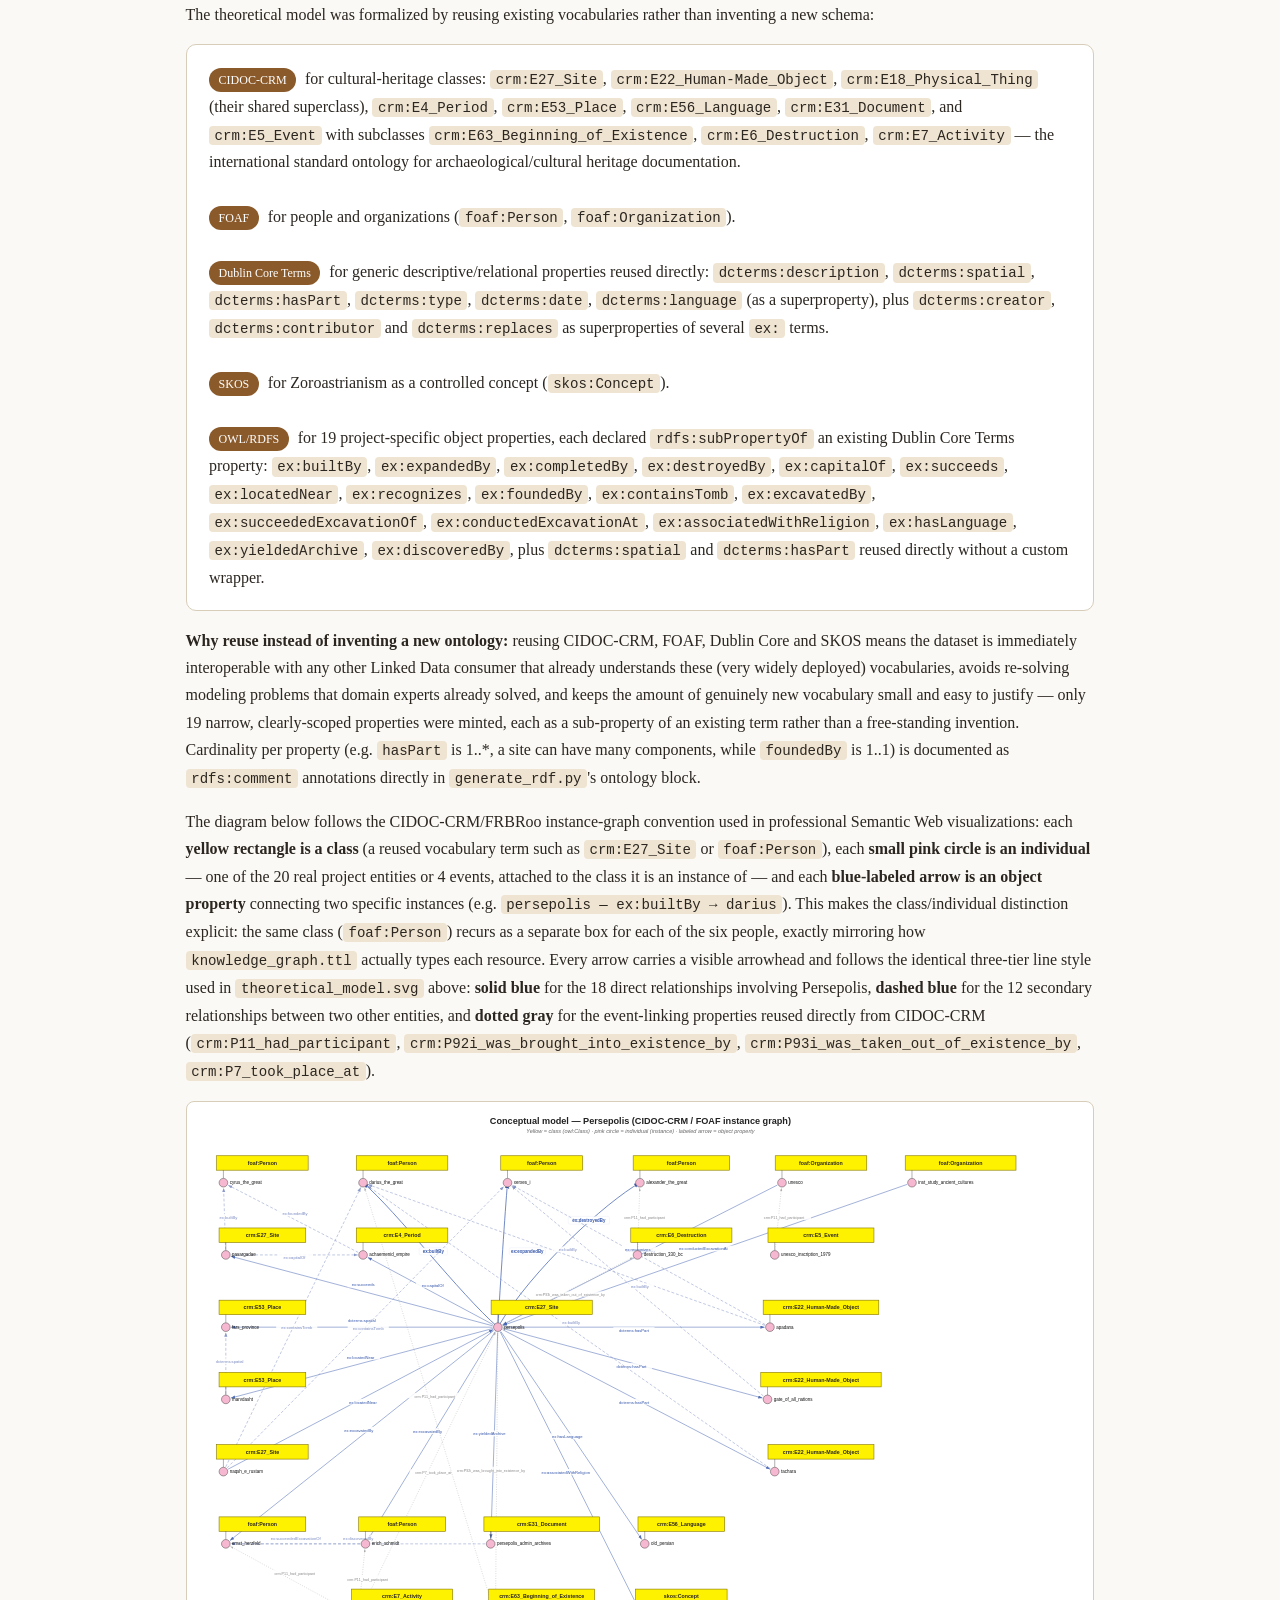
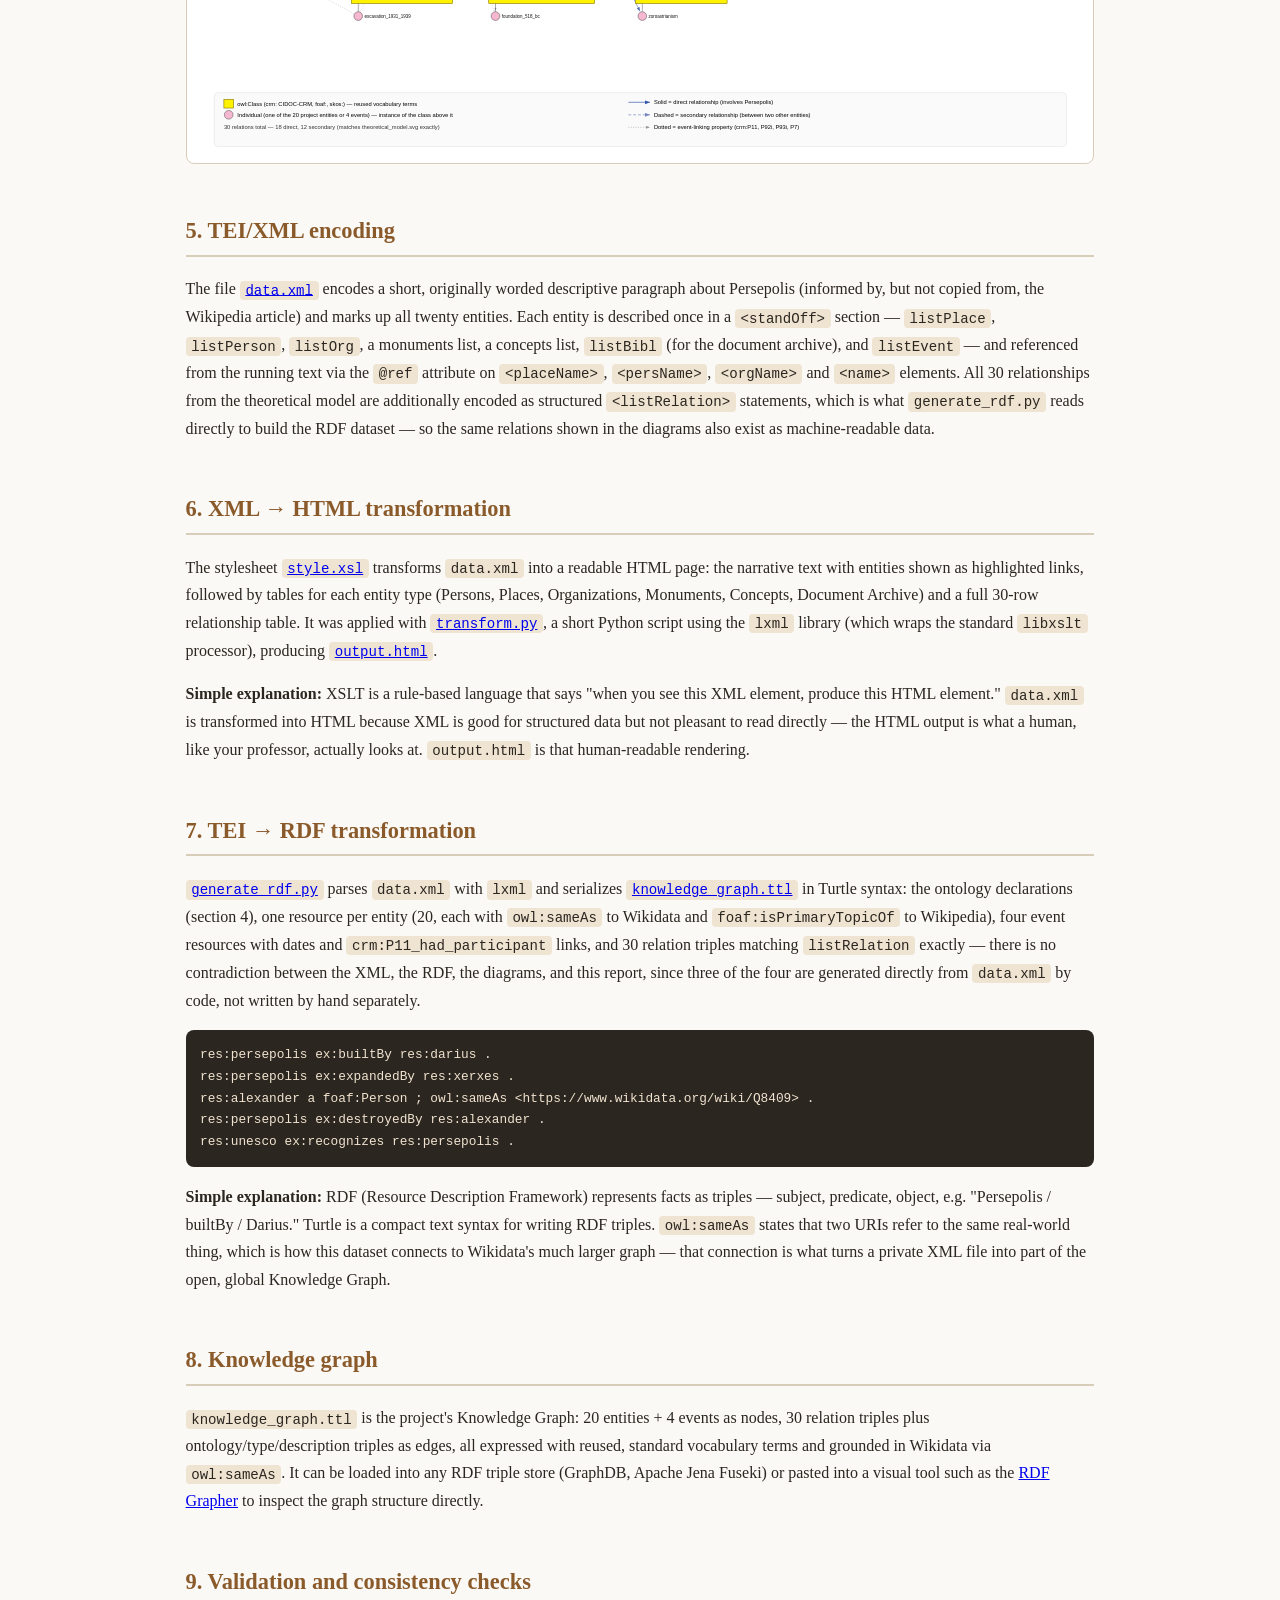
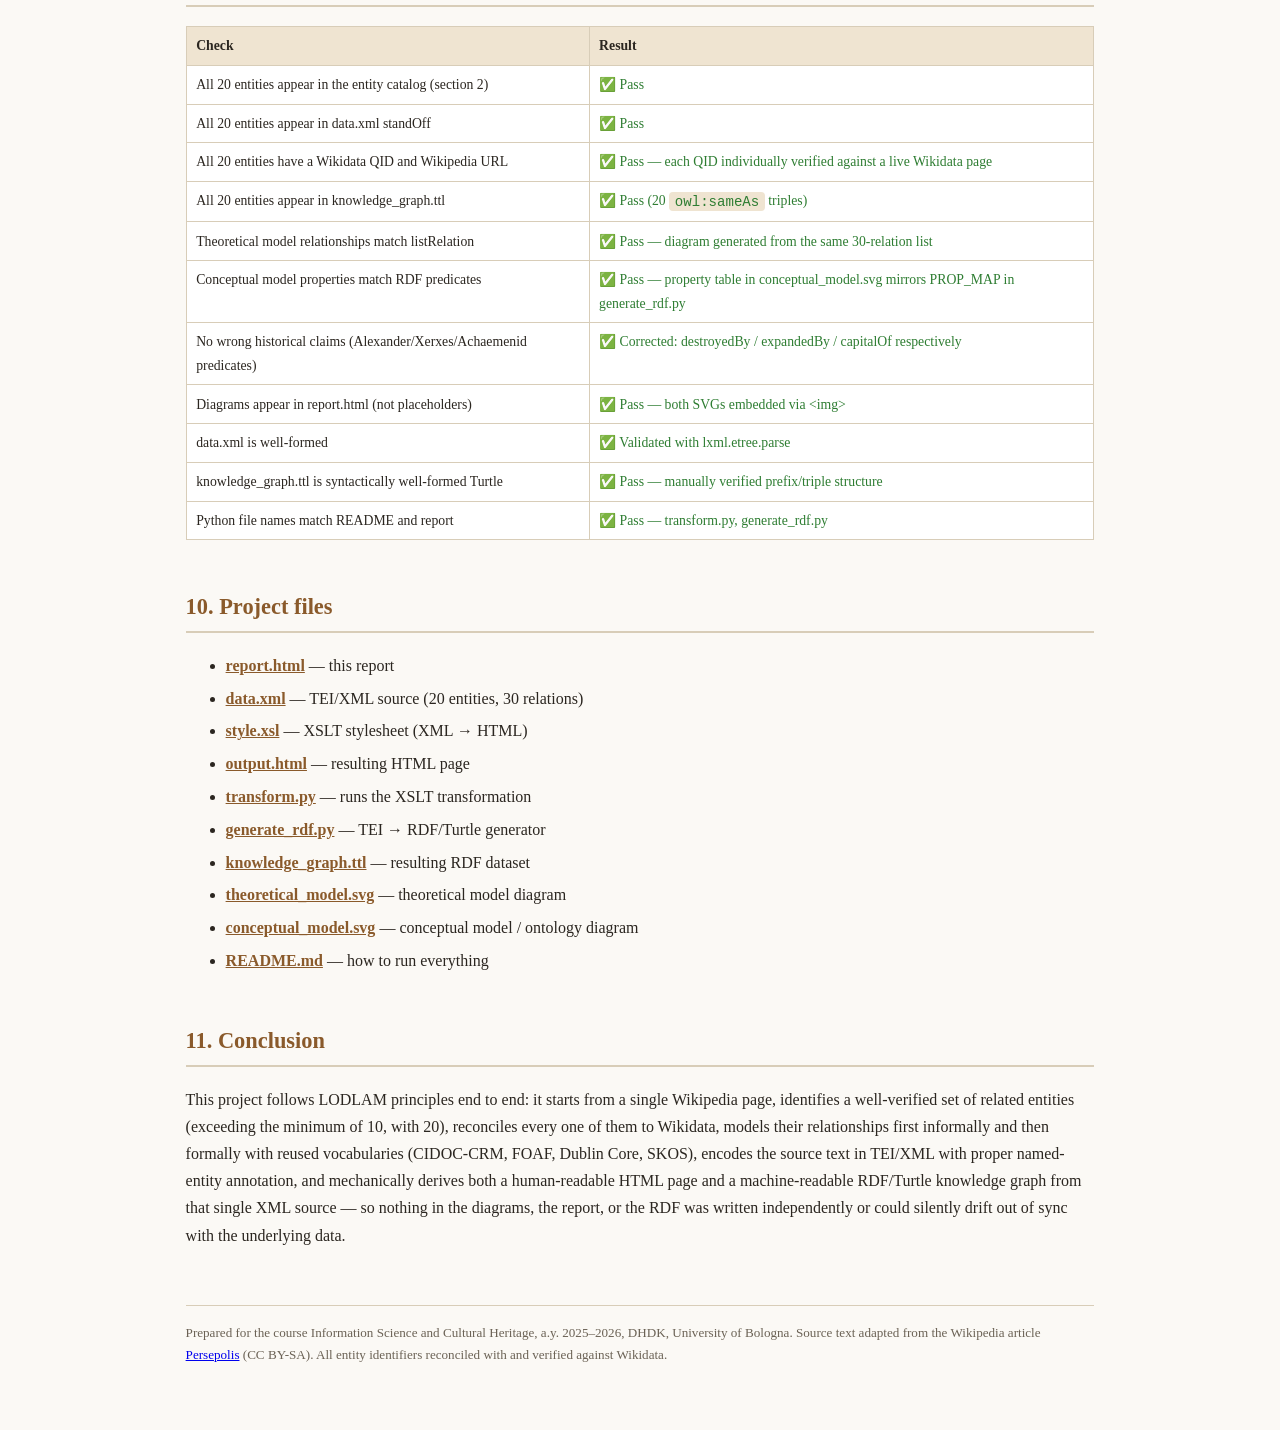
<file: report.html>
<!DOCTYPE html>
<html lang="en">
<head>
<meta charset="UTF-8"/>
<title>Persepolis — A Linked Open Data project (20 entities)</title>
<style>
  :root{--brown:#8a5a2b;--dark:#2b2620;--bg:#fbf9f5;--line:#d8cdb8;}
  *{box-sizing:border-box;}
  body{font-family:Georgia,'Times New Roman',serif;max-width:960px;margin:0 auto;padding:0 1.6rem 4rem;line-height:1.7;color:var(--dark);background:var(--bg);}
  header{padding:3rem 0 1.5rem;border-bottom:4px solid var(--brown);}
  header h1{font-size:2.2rem;margin:0 0 .3rem;}
  header p.sub{margin:0;color:#6b6255;font-size:1.02rem;}
  nav{background:#efe4d1;border-radius:8px;padding:1rem 1.3rem;margin:2rem 0;font-size:.93rem;}
  nav a{color:var(--brown);text-decoration:none;font-weight:600;}
  nav a:hover{text-decoration:underline;}
  nav ul{margin:.4rem 0 0;padding-left:1.3rem;columns:2;}
  section{margin-top:3rem;}
  h2{font-size:1.4rem;color:var(--brown);border-bottom:2px solid var(--line);padding-bottom:.3rem;}
  h3{font-size:1.1rem;color:#6b4a1e;}
  .card{background:#fff;border:1px solid var(--line);border-radius:10px;padding:1.2rem 1.4rem;margin:1rem 0;}
  table{border-collapse:collapse;width:100%;margin-top:.6rem;font-size:.86rem;background:#fff;}
  th,td{border:1px solid var(--line);padding:.45rem .6rem;text-align:left;vertical-align:top;}
  th{background:#efe4d1;}
  img.diagram{width:100%;max-width:900px;display:block;margin:1rem auto;border:1px solid var(--line);border-radius:8px;background:#fff;}
  .diagram-wrap{width:100%;overflow-x:auto;border:1px solid var(--line);border-radius:8px;background:#fff;margin:1rem 0;padding:.5rem;}
  .diagram-wrap svg{width:100%;height:auto;display:block;}
  code,.file{background:#efe4d1;padding:.1rem .35rem;border-radius:4px;font-family:'Courier New',monospace;font-size:.88rem;}
  ul.files li{margin:.35rem 0;}
  ul.files a{font-weight:600;color:var(--brown);}
  .badge{display:inline-block;background:var(--brown);color:#fff;border-radius:20px;padding:.12rem .6rem;font-size:.75rem;margin-right:.3rem;}
  footer{margin-top:3.5rem;border-top:1px solid var(--line);padding-top:1rem;font-size:.82rem;color:#6b6255;}
  pre{background:#2b2620;color:#f1e3cf;padding:.9rem;border-radius:8px;overflow-x:auto;font-size:.8rem;}
  .check{color:#2e7d32;}
</style>
</head>
<body>

<header>
<h1>Persepolis: a Linked Open Data project</h1>
<p class="sub">Information Science and Cultural Heritage — a.y. 2025–2026 · DHDK, University of Bologna<br/>
20-entity edition — every Wikidata QID individually verified against live Wikidata pages before use</p>
</header>

<nav>
<strong>Contents</strong>
<ul>
  <li><a href="#idea">1. The idea</a></li>
  <li><a href="#entities">2. Entity selection and reconciliation</a></li>
  <li><a href="#theoretical">3. Theoretical model</a></li>
  <li><a href="#conceptual">4. Conceptual model / ontology</a></li>
  <li><a href="#tei">5. TEI/XML encoding</a></li>
  <li><a href="#xslt">6. XML → HTML transformation</a></li>
  <li><a href="#rdf">7. TEI → RDF transformation</a></li>
  <li><a href="#kg">8. Knowledge graph</a></li>
  <li><a href="#validation">9. Validation and consistency checks</a></li>
  <li><a href="#files">10. Project files</a></li>
  <li><a href="#conclusion">11. Conclusion</a></li>
</ul>
</nav>

<section id="idea">
<h2>1. The idea</h2>
<p>The starting point of this project is the English Wikipedia page on
<a href="https://en.wikipedia.org/wiki/Persepolis" target="_blank">Persepolis</a>, the ceremonial
capital of the Achaemenid Empire in present-day Iran. Persepolis was chosen because, unlike many
single archaeological sites, it sits at the center of a genuinely rich network: it has a founder
and a builder-successor, a predecessor capital, a destroyer, a modern excavation history with
named archaeologists and a sponsoring institution, a religious and linguistic context, and a
UNESCO recognition — enough well-documented, independently notable entities to build a
non-trivial, defensible Linked Open Data graph without stretching for weak connections.</p>
</section>

<section id="entities">
<h2>2. Entity selection and reconciliation</h2>
<p>Twenty entities were selected and individually verified against live Wikidata and English
Wikipedia pages — no QID was taken from memory or guessed. Five categories beyond the obvious
"site + rulers" were deliberately included to make the graph more than a star topology: the
predecessor capital and its founder (Cyrus, Pasargadae), the royal necropolis (Naqsh-e Rustam),
the excavation history (Herzfeld, Schmidt, the sponsoring institute), and the religious/linguistic/
documentary context (Zoroastrianism, Old Persian, the Fortification Archive).</p>
<table>
<tr><th>#</th><th>Name</th><th>Type</th><th>Wikidata</th></tr>
<tr><td>1</td><td>Persepolis</td><td>🟫 Archaeological Site</td><td><a href="https://www.wikidata.org/wiki/Q129072">Q129072</a></td></tr>
<tr><td>2</td><td>Darius the Great</td><td>🟤 Person</td><td><a href="https://www.wikidata.org/wiki/Q44387">Q44387</a></td></tr>
<tr><td>3</td><td>Xerxes I</td><td>🟤 Person</td><td><a href="https://www.wikidata.org/wiki/Q129165">Q129165</a></td></tr>
<tr><td>4</td><td>Alexander the Great</td><td>🟤 Person</td><td><a href="https://www.wikidata.org/wiki/Q8409">Q8409</a></td></tr>
<tr><td>5</td><td>Cyrus the Great</td><td>🟤 Person</td><td><a href="https://www.wikidata.org/wiki/Q8423">Q8423</a></td></tr>
<tr><td>6</td><td>Ernst Herzfeld</td><td>🟤 Person (archaeologist)</td><td><a href="https://www.wikidata.org/wiki/Q62933">Q62933</a></td></tr>
<tr><td>7</td><td>Erich Schmidt</td><td>🟤 Person (archaeologist)</td><td><a href="https://www.wikidata.org/wiki/Q71601">Q71601</a></td></tr>
<tr><td>8</td><td>Achaemenid Empire</td><td>🟣 Historical Period</td><td><a href="https://www.wikidata.org/wiki/Q389688">Q389688</a></td></tr>
<tr><td>9</td><td>UNESCO</td><td>🟢 Organization</td><td><a href="https://www.wikidata.org/wiki/Q7809">Q7809</a></td></tr>
<tr><td>10</td><td>Institute for the Study of Ancient Cultures (formerly the Oriental Institute)</td><td>🟢 Organization</td><td><a href="https://www.wikidata.org/wiki/Q1276053">Q1276053</a></td></tr>
<tr><td>11</td><td>Apadana</td><td>🟠 Building (Audience Hall)</td><td><a href="https://www.wikidata.org/wiki/Q5961812">Q5961812</a></td></tr>
<tr><td>12</td><td>Gate of All Nations</td><td>🟠 Building (Monumental Gate)</td><td><a href="https://www.wikidata.org/wiki/Q5527015">Q5527015</a></td></tr>
<tr><td>13</td><td>Tachara</td><td>🟠 Building (Palace)</td><td><a href="https://www.wikidata.org/wiki/Q6564498">Q6564498</a></td></tr>
<tr><td>14</td><td>Fars Province</td><td>🔵 Place</td><td><a href="https://www.wikidata.org/wiki/Q1004666">Q1004666</a></td></tr>
<tr><td>15</td><td>Marvdasht</td><td>🔵 Place</td><td><a href="https://www.wikidata.org/wiki/Q604990">Q604990</a></td></tr>
<tr><td>16</td><td>Pasargadae</td><td>🟫 Archaeological Site</td><td><a href="https://www.wikidata.org/wiki/Q230025">Q230025</a></td></tr>
<tr><td>17</td><td>Naqsh-e Rustam</td><td>🟫 Archaeological Site (necropolis)</td><td><a href="https://www.wikidata.org/wiki/Q648705">Q648705</a></td></tr>
<tr><td>18</td><td>Zoroastrianism</td><td>🟦 Concept (religion)</td><td><a href="https://www.wikidata.org/wiki/Q9601">Q9601</a></td></tr>
<tr><td>19</td><td>Old Persian</td><td>🟦 Concept (language)</td><td><a href="https://www.wikidata.org/wiki/Q35225">Q35225</a></td></tr>
<tr><td>20</td><td>Persepolis Administrative Archives</td><td>🟪 Document Archive</td><td><a href="https://www.wikidata.org/wiki/Q3752162">Q3752162</a></td></tr>
</table>
</section>

<section id="theoretical">
<h2>3. Theoretical model</h2>
<p>The diagram below shows, in natural-language form, how the twenty entities relate to Persepolis
and to each other. Historically sensitive predicates were chosen deliberately:
<strong>Alexander the Great is <em>destroyedBy</em></strong>, never "built by"; <strong>Xerxes I is
<em>expandedBy</em></strong> (he continued and completed construction, he did not found the site);
<strong>the Achaemenid Empire is what Persepolis is <em>capitalOf</em></strong>, not something that
"built" Persepolis. Secondary, non-hub relationships are also present: Marvdasht is <em>locatedIn</em>
Fars Province directly; Pasargadae was <em>builtBy</em> Cyrus and was itself <em>capitalOf</em> the
Achaemenid Empire before Persepolis <em>succeeds</em> it; Naqsh-e Rustam <em>containsTomb</em> of
both Darius and Xerxes; Erich Schmidt <em>succeededExcavationOf</em> Ernst Herzfeld; and the
Fortification Archive was <em>discoveredBy</em> Herzfeld. Entities are color-coded by type, and four
historical events (Foundation 518 BCE, Destruction 330 BCE, Excavation 1931–1939, Inscription 1979)
are shown as separate diamond nodes with their own dates.</p>
<p style="font-size:.9rem;color:#5a4a30">Every edge carries a visible arrowhead and follows one of
three consistent line styles, explained in the diagram's own legend: <strong>solid</strong> for the
18 relations that directly involve Persepolis, <strong>dashed</strong> for the 12 secondary
relations between two other entities (e.g. Marvdasht↔Fars, Apadana↔Darius), and
<strong>dotted</strong> for the connectors linking entities to the four historical events. The
same three-tier convention is reused identically in <span class="file">conceptual_model.svg</span>
below, so the two diagrams never disagree about which relationships are direct versus secondary.</p>
<div class="diagram-wrap"><svg viewBox="0 0 1650 1560" xmlns="http://www.w3.org/2000/svg" font-family="Georgia, serif">
<rect width="1650" height="1560" fill="#fbf9f5"/>
<text x="825" y="34" text-anchor="middle" font-size="24" font-weight="bold" fill="#5a3d1a">Theoretical model — Persepolis (20 entities)</text>
<text x="825" y="56" text-anchor="middle" font-size="13" fill="#6b6255" font-style="italic">Informal entity-relationship map — natural-language stage, before ontology formalization</text>
<defs><marker id="arrow" markerWidth="9" markerHeight="9" refX="7" refY="3" orient="auto" markerUnits="strokeWidth"><path d="M0,0 L0,6 L8,3 z" fill="#5a4530"/></marker><marker id="arrowd" markerWidth="9" markerHeight="9" refX="7" refY="3" orient="auto" markerUnits="strokeWidth"><path d="M0,0 L0,6 L8,3 z" fill="#9a9a9a"/></marker><marker id="arrowe" markerWidth="8" markerHeight="8" refX="6" refY="2.5" orient="auto" markerUnits="strokeWidth"><path d="M0,0 L0,5 L7,2.5 z" fill="#b0b0b0"/></marker></defs>
<line x1="820.0" y1="760.0" x2="979.1" y2="296.5" stroke="#5a4530" stroke-width="1.4" marker-end="url(#arrow)"/>
<rect x="877.0" y="519.3" width="45.2" height="13" fill="#fbf9f5" opacity="0.92"/>
<text x="899.6" y="530.3" text-anchor="middle" font-size="9.8" fill="#5a4530" font-style="italic">builtBy</text>
<line x1="820.0" y1="760.0" x2="1121.0" y2="373.3" stroke="#5a4530" stroke-width="1.4" marker-end="url(#arrow)"/>
<rect x="939.5" y="557.7" width="62.0" height="13" fill="#fbf9f5" opacity="0.92"/>
<text x="970.5" y="568.7" text-anchor="middle" font-size="9.8" fill="#5a4530" font-style="italic">expandedBy</text>
<line x1="820.0" y1="760.0" x2="1230.2" y2="492.0" stroke="#5a4530" stroke-width="1.4" marker-end="url(#arrow)"/>
<rect x="991.3" y="617.0" width="67.6" height="13" fill="#fbf9f5" opacity="0.92"/>
<text x="1025.1" y="628.0" text-anchor="middle" font-size="9.8" fill="#5a4530" font-style="italic">destroyedBy</text>
<line x1="820.0" y1="760.0" x2="1295.0" y2="639.7" stroke="#5a4530" stroke-width="1.4" marker-end="url(#arrow)"/>
<rect x="1029.3" y="690.9" width="56.4" height="13" fill="#fbf9f5" opacity="0.92"/>
<text x="1057.5" y="701.9" text-anchor="middle" font-size="9.8" fill="#5a4530" font-style="italic">capitalOf</text>
<line x1="820.0" y1="760.0" x2="1180.5" y2="1091.9" stroke="#5a4530" stroke-width="1.4" marker-end="url(#arrow)"/>
<rect x="972.1" y="916.9" width="56.4" height="13" fill="#fbf9f5" opacity="0.92"/>
<text x="1000.3" y="927.9" text-anchor="middle" font-size="9.8" fill="#5a4530" font-style="italic">locatedIn</text>
<line x1="820.0" y1="760.0" x2="1053.2" y2="1190.9" stroke="#5a4530" stroke-width="1.4" marker-end="url(#arrow)"/>
<rect x="902.8" y="966.5" width="67.6" height="13" fill="#fbf9f5" opacity="0.92"/>
<text x="936.6" y="977.5" text-anchor="middle" font-size="9.8" fill="#5a4530" font-style="italic">locatedNear</text>
<path d="M1053.2,1190.9 Q1141.4,1173.0 1180.5,1091.9" fill="none" stroke="#9a9a9a" stroke-width="1.4" stroke-dasharray="6 4" marker-end="url(#arrowd)"/>
<rect x="1102.2" y="1149.8" width="56.4" height="13" fill="#fbf9f5" opacity="0.92"/>
<text x="1130.4" y="1160.8" text-anchor="middle" font-size="9.8" fill="#9a9a9a" font-style="italic">locatedIn</text>
<line x1="820.0" y1="760.0" x2="586.8" y2="1190.9" stroke="#5a4530" stroke-width="1.4" marker-end="url(#arrow)"/>
<rect x="666.8" y="966.5" width="73.2" height="13" fill="#fbf9f5" opacity="0.92"/>
<text x="703.4" y="977.5" text-anchor="middle" font-size="9.8" fill="#5a4530" font-style="italic">hasComponent</text>
<line x1="820.0" y1="760.0" x2="459.5" y2="1091.9" stroke="#5a4530" stroke-width="1.4" marker-end="url(#arrow)"/>
<rect x="603.1" y="916.9" width="73.2" height="13" fill="#fbf9f5" opacity="0.92"/>
<text x="639.7" y="927.9" text-anchor="middle" font-size="9.8" fill="#5a4530" font-style="italic">hasComponent</text>
<line x1="820.0" y1="760.0" x2="371.3" y2="956.8" stroke="#5a4530" stroke-width="1.4" marker-end="url(#arrow)"/>
<rect x="559.0" y="849.4" width="73.2" height="13" fill="#fbf9f5" opacity="0.92"/>
<text x="595.6" y="860.4" text-anchor="middle" font-size="9.8" fill="#5a4530" font-style="italic">hasComponent</text>
<path d="M586.8,1190.9 Q718.8,715.6 979.1,296.5" fill="none" stroke="#9a9a9a" stroke-width="1.4" stroke-dasharray="6 4" marker-end="url(#arrowd)"/>
<rect x="725.1" y="719.3" width="45.2" height="13" fill="#fbf9f5" opacity="0.92"/>
<text x="747.7" y="730.3" text-anchor="middle" font-size="9.8" fill="#9a9a9a" font-style="italic">builtBy</text>
<path d="M586.8,1190.9 Q812.0,754.8 1121.0,373.3" fill="none" stroke="#9a9a9a" stroke-width="1.4" stroke-dasharray="6 4" marker-end="url(#arrowd)"/>
<rect x="797.1" y="758.1" width="67.6" height="13" fill="#fbf9f5" opacity="0.92"/>
<text x="830.9" y="769.1" text-anchor="middle" font-size="9.8" fill="#9a9a9a" font-style="italic">completedBy</text>
<path d="M459.5,1091.9 Q834.4,773.2 1121.0,373.3" fill="none" stroke="#9a9a9a" stroke-width="1.4" stroke-dasharray="6 4" marker-end="url(#arrowd)"/>
<rect x="791.9" y="745.9" width="45.2" height="13" fill="#fbf9f5" opacity="0.92"/>
<text x="814.5" y="756.9" text-anchor="middle" font-size="9.8" fill="#9a9a9a" font-style="italic">builtBy</text>
<path d="M371.3,956.8 Q726.7,674.1 979.1,296.5" fill="none" stroke="#9a9a9a" stroke-width="1.4" stroke-dasharray="6 4" marker-end="url(#arrowd)"/>
<rect x="680.9" y="643.8" width="45.2" height="13" fill="#fbf9f5" opacity="0.92"/>
<text x="703.5" y="654.8" text-anchor="middle" font-size="9.8" fill="#9a9a9a" font-style="italic">builtBy</text>
<line x1="1308.3" y1="800.5" x2="820.0" y2="760.0" stroke="#5a4530" stroke-width="1.4" marker-end="url(#arrow)"/>
<rect x="1033.2" y="771.2" width="62.0" height="13" fill="#fbf9f5" opacity="0.92"/>
<text x="1064.2" y="782.2" text-anchor="middle" font-size="9.8" fill="#5a4530" font-style="italic">recognizes</text>
<path d="M1295.0,639.7 Q1036.0,482.5 820.0,270.0" fill="none" stroke="#9a9a9a" stroke-width="1.4" stroke-dasharray="6 4" marker-end="url(#arrowd)"/>
<rect x="1017.5" y="461.0" width="56.4" height="13" fill="#fbf9f5" opacity="0.92"/>
<text x="1045.7" y="472.0" text-anchor="middle" font-size="9.8" fill="#9a9a9a" font-style="italic">foundedBy</text>
<path d="M900.7,1243.3 Q815.5,760.4 820.0,270.0" fill="none" stroke="#9a9a9a" stroke-width="1.4" stroke-dasharray="6 4" marker-end="url(#arrowd)"/>
<rect x="813.1" y="749.7" width="45.2" height="13" fill="#fbf9f5" opacity="0.92"/>
<text x="835.7" y="760.7" text-anchor="middle" font-size="9.8" fill="#9a9a9a" font-style="italic">builtBy</text>
<path d="M900.7,1243.3 Q1143.9,971.6 1295.0,639.7" fill="none" stroke="#9a9a9a" stroke-width="1.4" stroke-dasharray="6 4" marker-end="url(#arrowd)"/>
<rect x="1095.0" y="949.1" width="56.4" height="13" fill="#fbf9f5" opacity="0.92"/>
<text x="1123.2" y="960.1" text-anchor="middle" font-size="9.8" fill="#9a9a9a" font-style="italic">capitalOf</text>
<line x1="820.0" y1="760.0" x2="900.7" y2="1243.3" stroke="#5a4530" stroke-width="1.4" marker-end="url(#arrow)"/>
<rect x="834.9" y="992.7" width="50.8" height="13" fill="#fbf9f5" opacity="0.92"/>
<text x="860.3" y="1003.7" text-anchor="middle" font-size="9.8" fill="#5a4530" font-style="italic">succeeds</text>
<line x1="739.3" y1="1243.3" x2="820.0" y2="760.0" stroke="#5a4530" stroke-width="1.4" marker-end="url(#arrow)"/>
<rect x="745.9" y="992.7" width="67.6" height="13" fill="#fbf9f5" opacity="0.92"/>
<text x="779.7" y="1003.7" text-anchor="middle" font-size="9.8" fill="#5a4530" font-style="italic">locatedNear</text>
<path d="M739.3,1243.3 Q801.1,755.2 979.1,296.5" fill="none" stroke="#9a9a9a" stroke-width="1.4" stroke-dasharray="6 4" marker-end="url(#arrowd)"/>
<rect x="790.6" y="752.8" width="73.2" height="13" fill="#fbf9f5" opacity="0.92"/>
<text x="827.2" y="763.8" text-anchor="middle" font-size="9.8" fill="#9a9a9a" font-style="italic">containsTomb</text>
<path d="M739.3,1243.3 Q893.5,792.3 1121.0,373.3" fill="none" stroke="#9a9a9a" stroke-width="1.4" stroke-dasharray="6 4" marker-end="url(#arrowd)"/>
<rect x="873.4" y="790.5" width="73.2" height="13" fill="#fbf9f5" opacity="0.92"/>
<text x="910.0" y="801.5" text-anchor="middle" font-size="9.8" fill="#9a9a9a" font-style="italic">containsTomb</text>
<line x1="820.0" y1="760.0" x2="519.0" y2="373.3" stroke="#5a4530" stroke-width="1.4" marker-end="url(#arrow)"/>
<rect x="635.7" y="557.7" width="67.6" height="13" fill="#fbf9f5" opacity="0.92"/>
<text x="669.5" y="568.7" text-anchor="middle" font-size="9.8" fill="#5a4530" font-style="italic">excavatedBy</text>
<line x1="820.0" y1="760.0" x2="660.9" y2="296.5" stroke="#5a4530" stroke-width="1.4" marker-end="url(#arrow)"/>
<rect x="706.6" y="519.3" width="67.6" height="13" fill="#fbf9f5" opacity="0.92"/>
<text x="740.4" y="530.3" text-anchor="middle" font-size="9.8" fill="#5a4530" font-style="italic">excavatedBy</text>
<path d="M660.9,296.5 Q573.3,304.2 519.0,373.3" fill="none" stroke="#9a9a9a" stroke-width="1.4" stroke-dasharray="6 4" marker-end="url(#arrowd)"/>
<rect x="519.0" y="309.0" width="123.6" height="13" fill="#fbf9f5" opacity="0.92"/>
<text x="580.8" y="320.0" text-anchor="middle" font-size="9.8" fill="#9a9a9a" font-style="italic">succeededExcavationOf</text>
<line x1="1268.7" y1="956.8" x2="820.0" y2="760.0" stroke="#5a4530" stroke-width="1.4" marker-end="url(#arrow)"/>
<rect x="982.6" y="849.4" width="123.6" height="13" fill="#fbf9f5" opacity="0.92"/>
<text x="1044.4" y="860.4" text-anchor="middle" font-size="9.8" fill="#5a4530" font-style="italic">conductedExcavationAt</text>
<line x1="820.0" y1="760.0" x2="331.7" y2="800.5" stroke="#5a4530" stroke-width="1.4" marker-end="url(#arrow)"/>
<rect x="511.2" y="771.2" width="129.2" height="13" fill="#fbf9f5" opacity="0.92"/>
<text x="575.8" y="782.2" text-anchor="middle" font-size="9.8" fill="#5a4530" font-style="italic">associatedWithReligion</text>
<line x1="820.0" y1="760.0" x2="345.0" y2="639.7" stroke="#5a4530" stroke-width="1.4" marker-end="url(#arrow)"/>
<rect x="548.7" y="690.9" width="67.6" height="13" fill="#fbf9f5" opacity="0.92"/>
<text x="582.5" y="701.9" text-anchor="middle" font-size="9.8" fill="#5a4530" font-style="italic">hasLanguage</text>
<line x1="820.0" y1="760.0" x2="409.8" y2="492.0" stroke="#5a4530" stroke-width="1.4" marker-end="url(#arrow)"/>
<rect x="572.7" y="617.0" width="84.4" height="13" fill="#fbf9f5" opacity="0.92"/>
<text x="614.9" y="628.0" text-anchor="middle" font-size="9.8" fill="#5a4530" font-style="italic">yieldedArchive</text>
<path d="M409.8,492.0 Q438.7,409.0 519.0,373.3" fill="none" stroke="#9a9a9a" stroke-width="1.4" stroke-dasharray="6 4" marker-end="url(#arrowd)"/>
<rect x="413.6" y="410.6" width="73.2" height="13" fill="#fbf9f5" opacity="0.92"/>
<text x="450.2" y="421.6" text-anchor="middle" font-size="9.8" fill="#9a9a9a" font-style="italic">discoveredBy</text>
<line x1="979.1" y1="296.5" x2="1024.6" y2="164.1" stroke="#b0b0b0" stroke-width="1.2" stroke-dasharray="2 3" marker-end="url(#arrowe)"/>
<line x1="1230.2" y1="492.0" x2="1347.4" y2="415.4" stroke="#b0b0b0" stroke-width="1.2" stroke-dasharray="2 3" marker-end="url(#arrowe)"/>
<line x1="660.9" y1="296.5" x2="615.4" y2="164.1" stroke="#b0b0b0" stroke-width="1.2" stroke-dasharray="2 3" marker-end="url(#arrowe)"/>
<line x1="1308.3" y1="800.5" x2="1447.8" y2="812.0" stroke="#b0b0b0" stroke-width="1.2" stroke-dasharray="2 3" marker-end="url(#arrowe)"/>
<rect x="705.0" y="712.5" width="230.0" height="95" rx="45" fill="#6b4a1e" stroke="#6b4a1e" stroke-width="2.2"/>
<text x="820.0" y="758.0" text-anchor="middle" font-size="15" font-weight="bold" fill="#fff">Persepolis</text>
<text x="820.0" y="775.0" text-anchor="middle" font-size="9.6" fill="#f0e6d6">Archaeological Site · Q129072</text>
<rect x="742.5" y="241.0" width="155.0" height="58" rx="10" fill="#fff7ea" stroke="#c97a3d" stroke-width="2.2"/>
<text x="820.0" y="268.0" text-anchor="middle" font-size="11.5" font-weight="bold" fill="#2b2620">Cyrus the Great</text>
<text x="820.0" y="285.0" text-anchor="middle" font-size="9.6" fill="#6b6255">Q8423</text>
<rect x="901.6" y="267.5" width="155.0" height="58" rx="10" fill="#fff7ea" stroke="#c97a3d" stroke-width="2.2"/>
<text x="979.1" y="294.5" text-anchor="middle" font-size="11.5" font-weight="bold" fill="#2b2620">Darius the Great</text>
<text x="979.1" y="311.5" text-anchor="middle" font-size="9.6" fill="#6b6255">Q44387</text>
<rect x="1043.5" y="344.3" width="155.0" height="58" rx="10" fill="#fff7ea" stroke="#c97a3d" stroke-width="2.2"/>
<text x="1121.0" y="371.3" text-anchor="middle" font-size="11.5" font-weight="bold" fill="#2b2620">Xerxes I</text>
<text x="1121.0" y="388.3" text-anchor="middle" font-size="9.6" fill="#6b6255">Q129165</text>
<rect x="1150.4" y="463.0" width="159.6" height="58" rx="10" fill="#fff7ea" stroke="#c97a3d" stroke-width="2.2"/>
<text x="1230.2" y="490.0" text-anchor="middle" font-size="11.5" font-weight="bold" fill="#2b2620">Alexander the Great</text>
<text x="1230.2" y="507.0" text-anchor="middle" font-size="9.6" fill="#6b6255">Q8409</text>
<rect x="1217.5" y="610.7" width="155.0" height="58" rx="10" fill="#fff7ea" stroke="#8a4dbf" stroke-width="2.2"/>
<text x="1295.0" y="637.7" text-anchor="middle" font-size="11.5" font-weight="bold" fill="#2b2620">Achaemenid Empire</text>
<text x="1295.0" y="654.7" text-anchor="middle" font-size="9.6" fill="#6b6255">Q389688</text>
<rect x="1230.8" y="771.5" width="155.0" height="58" rx="10" fill="#fff7ea" stroke="#3d9a5c" stroke-width="2.2"/>
<text x="1308.3" y="798.5" text-anchor="middle" font-size="11.5" font-weight="bold" fill="#2b2620">UNESCO</text>
<text x="1308.3" y="815.5" text-anchor="middle" font-size="9.6" fill="#6b6255">Q7809</text>
<rect x="1151.1" y="927.8" width="235.2" height="58" rx="10" fill="#fff7ea" stroke="#3d9a5c" stroke-width="2.2"/>
<text x="1268.7" y="954.8" text-anchor="middle" font-size="11.5" font-weight="bold" fill="#2b2620">Inst. Study Ancient Cultures</text>
<text x="1268.7" y="971.8" text-anchor="middle" font-size="9.6" fill="#6b6255">Q1276053</text>
<rect x="1103.0" y="1062.9" width="155.0" height="58" rx="10" fill="#fff7ea" stroke="#3d7ab8" stroke-width="2.2"/>
<text x="1180.5" y="1089.9" text-anchor="middle" font-size="11.5" font-weight="bold" fill="#2b2620">Fars Province</text>
<text x="1180.5" y="1106.9" text-anchor="middle" font-size="9.6" fill="#6b6255">Q1004666</text>
<rect x="975.7" y="1161.9" width="155.0" height="58" rx="10" fill="#fff7ea" stroke="#3d7ab8" stroke-width="2.2"/>
<text x="1053.2" y="1188.9" text-anchor="middle" font-size="11.5" font-weight="bold" fill="#2b2620">Marvdasht</text>
<text x="1053.2" y="1205.9" text-anchor="middle" font-size="9.6" fill="#6b6255">Q604990</text>
<rect x="823.2" y="1214.3" width="155.0" height="58" rx="10" fill="#fff7ea" stroke="#6b4a1e" stroke-width="2.2"/>
<text x="900.7" y="1241.3" text-anchor="middle" font-size="11.5" font-weight="bold" fill="#2b2620">Pasargadae</text>
<text x="900.7" y="1258.3" text-anchor="middle" font-size="9.6" fill="#6b6255">Q230025</text>
<rect x="661.8" y="1214.3" width="155.0" height="58" rx="10" fill="#fff7ea" stroke="#6b4a1e" stroke-width="2.2"/>
<text x="739.3" y="1241.3" text-anchor="middle" font-size="11.5" font-weight="bold" fill="#2b2620">Naqsh-e Rustam</text>
<text x="739.3" y="1258.3" text-anchor="middle" font-size="9.6" fill="#6b6255">Q648705</text>
<rect x="509.3" y="1161.9" width="155.0" height="58" rx="10" fill="#fff7ea" stroke="#e08a2b" stroke-width="2.2"/>
<text x="586.8" y="1188.9" text-anchor="middle" font-size="11.5" font-weight="bold" fill="#2b2620">Apadana</text>
<text x="586.8" y="1205.9" text-anchor="middle" font-size="9.6" fill="#6b6255">Q5961812</text>
<rect x="379.7" y="1062.9" width="159.6" height="58" rx="10" fill="#fff7ea" stroke="#e08a2b" stroke-width="2.2"/>
<text x="459.5" y="1089.9" text-anchor="middle" font-size="11.5" font-weight="bold" fill="#2b2620">Gate of All Nations</text>
<text x="459.5" y="1106.9" text-anchor="middle" font-size="9.6" fill="#6b6255">Q5527015</text>
<rect x="293.8" y="927.8" width="155.0" height="58" rx="10" fill="#fff7ea" stroke="#e08a2b" stroke-width="2.2"/>
<text x="371.3" y="954.8" text-anchor="middle" font-size="11.5" font-weight="bold" fill="#2b2620">Tachara</text>
<text x="371.3" y="971.8" text-anchor="middle" font-size="9.6" fill="#6b6255">Q6564498</text>
<rect x="254.2" y="771.5" width="155.0" height="58" rx="10" fill="#fff7ea" stroke="#2ba7a0" stroke-width="2.2"/>
<text x="331.7" y="798.5" text-anchor="middle" font-size="11.5" font-weight="bold" fill="#2b2620">Zoroastrianism</text>
<text x="331.7" y="815.5" text-anchor="middle" font-size="9.6" fill="#6b6255">Q9601</text>
<rect x="267.5" y="610.7" width="155.0" height="58" rx="10" fill="#fff7ea" stroke="#2ba7a0" stroke-width="2.2"/>
<text x="345.0" y="637.7" text-anchor="middle" font-size="11.5" font-weight="bold" fill="#2b2620">Old Persian</text>
<text x="345.0" y="654.7" text-anchor="middle" font-size="9.6" fill="#6b6255">Q35225</text>
<rect x="300.6" y="463.0" width="218.4" height="58" rx="10" fill="#fff7ea" stroke="#7a6a9a" stroke-width="2.2"/>
<text x="409.8" y="490.0" text-anchor="middle" font-size="11.5" font-weight="bold" fill="#2b2620">Persepolis Admin. Archives</text>
<text x="409.8" y="507.0" text-anchor="middle" font-size="9.6" fill="#6b6255">Q3752162</text>
<rect x="441.5" y="344.3" width="155.0" height="58" rx="10" fill="#fff7ea" stroke="#c97a3d" stroke-width="2.2"/>
<text x="519.0" y="371.3" text-anchor="middle" font-size="11.5" font-weight="bold" fill="#2b2620">Ernst Herzfeld</text>
<text x="519.0" y="388.3" text-anchor="middle" font-size="9.6" fill="#6b6255">Q62933</text>
<rect x="583.4" y="267.5" width="155.0" height="58" rx="10" fill="#fff7ea" stroke="#c97a3d" stroke-width="2.2"/>
<text x="660.9" y="294.5" text-anchor="middle" font-size="11.5" font-weight="bold" fill="#2b2620">Erich Schmidt</text>
<text x="660.9" y="311.5" text-anchor="middle" font-size="9.6" fill="#6b6255">Q71601</text>
<polygon points="1024.6,122.1 1066.6,164.1 1024.6,206.1 982.6,164.1" fill="#eeeeee" stroke="#8a8a8a" stroke-width="2"/>
<text x="1024.6" y="161.1" text-anchor="middle" font-size="10.5" font-weight="bold" fill="#4a4a4a">Foundation</text>
<text x="1024.6" y="176.1" text-anchor="middle" font-size="9.5" fill="#4a4a4a">518 BCE</text>
<polygon points="1347.4,373.4 1389.4,415.4 1347.4,457.4 1305.4,415.4" fill="#eeeeee" stroke="#8a8a8a" stroke-width="2"/>
<text x="1347.4" y="412.4" text-anchor="middle" font-size="10.5" font-weight="bold" fill="#4a4a4a">Destruction</text>
<text x="1347.4" y="427.4" text-anchor="middle" font-size="9.5" fill="#4a4a4a">330 BCE</text>
<polygon points="615.4,122.1 657.4,164.1 615.4,206.1 573.4,164.1" fill="#eeeeee" stroke="#8a8a8a" stroke-width="2"/>
<text x="615.4" y="161.1" text-anchor="middle" font-size="10.5" font-weight="bold" fill="#4a4a4a">Excavation</text>
<text x="615.4" y="176.1" text-anchor="middle" font-size="9.5" fill="#4a4a4a">1931–1939</text>
<polygon points="1447.8,770.0 1489.8,812.0 1447.8,854.0 1405.8,812.0" fill="#eeeeee" stroke="#8a8a8a" stroke-width="2"/>
<text x="1447.8" y="809.0" text-anchor="middle" font-size="10.5" font-weight="bold" fill="#4a4a4a">Inscription</text>
<text x="1447.8" y="824.0" text-anchor="middle" font-size="9.5" fill="#4a4a4a">1979 CE</text>
<rect x="40" y="1315" width="1570" height="225" fill="#ffffff" stroke="#d8cdb8" rx="8"/>
<text x="60" y="1339" font-size="13.5" font-weight="bold" fill="#5a3d1a">Legend</text>
<rect x="58" y="1356" width="18" height="18" rx="4" fill="#fff7ea" stroke="#6b4a1e" stroke-width="2.2"/>
<text x="84" y="1370" font-size="12" fill="#2b2620">Site</text>
<rect x="578" y="1356" width="18" height="18" rx="4" fill="#fff7ea" stroke="#c97a3d" stroke-width="2.2"/>
<text x="604" y="1370" font-size="12" fill="#2b2620">Person</text>
<rect x="1098" y="1356" width="18" height="18" rx="4" fill="#fff7ea" stroke="#3d7ab8" stroke-width="2.2"/>
<text x="1124" y="1370" font-size="12" fill="#2b2620">Place</text>
<rect x="58" y="1384" width="18" height="18" rx="4" fill="#fff7ea" stroke="#3d9a5c" stroke-width="2.2"/>
<text x="84" y="1398" font-size="12" fill="#2b2620">Organization</text>
<rect x="578" y="1384" width="18" height="18" rx="4" fill="#fff7ea" stroke="#8a4dbf" stroke-width="2.2"/>
<text x="604" y="1398" font-size="12" fill="#2b2620">Historical Period</text>
<rect x="1098" y="1384" width="18" height="18" rx="4" fill="#fff7ea" stroke="#e08a2b" stroke-width="2.2"/>
<text x="1124" y="1398" font-size="12" fill="#2b2620">Monument / Building</text>
<rect x="58" y="1412" width="18" height="18" rx="4" fill="#fff7ea" stroke="#2ba7a0" stroke-width="2.2"/>
<text x="84" y="1426" font-size="12" fill="#2b2620">Concept (religion/language)</text>
<rect x="578" y="1412" width="18" height="18" rx="4" fill="#fff7ea" stroke="#7a6a9a" stroke-width="2.2"/>
<text x="604" y="1426" font-size="12" fill="#2b2620">Document archive</text>
<polygon points="1107,1412 1116,1421 1107,1430 1098,1421" fill="#eeeeee" stroke="#8a8a8a" stroke-width="2"/>
<text x="1124" y="1426" font-size="12" fill="#2b2620">Event (diamond)</text>
<rect x="58" y="1448" width="18" height="18" rx="45" fill="#6b4a1e" stroke="#6b4a1e" stroke-width="2.2"/>
<text x="84" y="1462" font-size="12" fill="#2b2620">Persepolis (central hub — solid fill marks it as the main topic, not a separate type)</text>
<line x1="60" y1="1483" x2="105" y2="1483" stroke="#5a4530" stroke-width="1.8" marker-end="url(#arrow)"/>
<text x="113" y="1487" font-size="12" fill="#2b2620">Solid = direct relationship (involves Persepolis itself)</text>
<line x1="620" y1="1483" x2="665" y2="1483" stroke="#9a9a9a" stroke-width="1.8" stroke-dasharray="6 4" marker-end="url(#arrowd)"/>
<text x="673" y="1487" font-size="12" fill="#2b2620">Dashed = secondary relationship (between two other entities)</text>
<line x1="60" y1="1509" x2="105" y2="1509" stroke="#b0b0b0" stroke-width="1.6" stroke-dasharray="2 3" marker-end="url(#arrowe)"/>
<text x="113" y="1513" font-size="12" fill="#2b2620">Dotted = event-linking connector (entity → historical event)</text>
<text x="1150" y="1513" font-size="12" fill="#2b2620">20 entities · 30 relations · 4 events</text>
</svg></div>
</section>

<section id="conceptual">
<h2>4. Conceptual model / ontology</h2>
<p>The theoretical model was formalized by reusing existing vocabularies rather than inventing a
new schema:</p>
<div class="card">
<span class="badge">CIDOC-CRM</span> for cultural-heritage classes: <code>crm:E27_Site</code>,
<code>crm:E22_Human-Made_Object</code>, <code>crm:E18_Physical_Thing</code> (their shared
superclass), <code>crm:E4_Period</code>, <code>crm:E53_Place</code>, <code>crm:E56_Language</code>,
<code>crm:E31_Document</code>, and <code>crm:E5_Event</code> with subclasses
<code>crm:E63_Beginning_of_Existence</code>, <code>crm:E6_Destruction</code>,
<code>crm:E7_Activity</code> — the international standard ontology for archaeological/cultural
heritage documentation.<br/><br/>
<span class="badge">FOAF</span> for people and organizations (<code>foaf:Person</code>,
<code>foaf:Organization</code>).<br/><br/>
<span class="badge">Dublin Core Terms</span> for generic descriptive/relational properties reused
directly: <code>dcterms:description</code>, <code>dcterms:spatial</code>, <code>dcterms:hasPart</code>,
<code>dcterms:type</code>, <code>dcterms:date</code>, <code>dcterms:language</code> (as a superproperty),
plus <code>dcterms:creator</code>, <code>dcterms:contributor</code> and <code>dcterms:replaces</code>
as superproperties of several <code>ex:</code> terms.<br/><br/>
<span class="badge">SKOS</span> for Zoroastrianism as a controlled concept
(<code>skos:Concept</code>).<br/><br/>
<span class="badge">OWL/RDFS</span> for 19 project-specific object properties, each declared
<code>rdfs:subPropertyOf</code> an existing Dublin Core Terms property: <code>ex:builtBy</code>,
<code>ex:expandedBy</code>, <code>ex:completedBy</code>, <code>ex:destroyedBy</code>,
<code>ex:capitalOf</code>, <code>ex:succeeds</code>, <code>ex:locatedNear</code>,
<code>ex:recognizes</code>, <code>ex:foundedBy</code>, <code>ex:containsTomb</code>,
<code>ex:excavatedBy</code>, <code>ex:succeededExcavationOf</code>,
<code>ex:conductedExcavationAt</code>, <code>ex:associatedWithReligion</code>,
<code>ex:hasLanguage</code>, <code>ex:yieldedArchive</code>, <code>ex:discoveredBy</code>, plus
<code>dcterms:spatial</code> and <code>dcterms:hasPart</code> reused directly without a custom
wrapper.
</div>
<p><strong>Why reuse instead of inventing a new ontology:</strong> reusing CIDOC-CRM, FOAF, Dublin
Core and SKOS means the dataset is immediately interoperable with any other Linked Data consumer
that already understands these (very widely deployed) vocabularies, avoids re-solving modeling
problems that domain experts already solved, and keeps the amount of genuinely new vocabulary
small and easy to justify — only 19 narrow, clearly-scoped properties were minted, each as a
sub-property of an existing term rather than a free-standing invention. Cardinality per property
(e.g. <code>hasPart</code> is 1..*, a site can have many components, while <code>foundedBy</code>
is 1..1) is documented as <code>rdfs:comment</code> annotations directly in
<span class="file">generate_rdf.py</span>'s ontology block.</p>
<p>The diagram below follows the CIDOC-CRM/FRBRoo instance-graph convention used in professional
Semantic Web visualizations: each <strong>yellow rectangle is a class</strong> (a reused
vocabulary term such as <code>crm:E27_Site</code> or <code>foaf:Person</code>), each
<strong>small pink circle is an individual</strong> — one of the 20 real project entities or 4
events, attached to the class it is an instance of — and each <strong>blue-labeled arrow is an
object property</strong> connecting two specific instances (e.g.
<code>persepolis — ex:builtBy → darius</code>). This makes the class/individual
distinction explicit: the same class (<code>foaf:Person</code>) recurs as a separate box for each
of the six people, exactly mirroring how <code>knowledge_graph.ttl</code> actually types each
resource. Every arrow carries a visible arrowhead and follows the identical three-tier line style
used in <span class="file">theoretical_model.svg</span> above: <strong>solid blue</strong> for the
18 direct relationships involving Persepolis, <strong>dashed blue</strong> for the 12 secondary
relationships between two other entities, and <strong>dotted gray</strong> for the event-linking
properties reused directly from CIDOC-CRM (<code>crm:P11_had_participant</code>,
<code>crm:P92i_was_brought_into_existence_by</code>,
<code>crm:P93i_was_taken_out_of_existence_by</code>, <code>crm:P7_took_place_at</code>).</p>
<div class="diagram-wrap"><svg xmlns="http://www.w3.org/2000/svg" viewBox="0 0 1850 1340" font-family="Arial, Helvetica, sans-serif">
  <rect width="1850" height="1340" fill="#ffffff" />
  <text x="925" y="30" text-anchor="middle" font-size="19" font-weight="bold" fill="#222">Conceptual model — Persepolis (CIDOC-CRM / FOAF instance graph)</text>
  <text x="925" y="48" text-anchor="middle" font-size="11.5" fill="#666" font-style="italic">Yellow = class (owl:Class) · pink circle = individual (instance) · labeled arrow = object property</text>
  <defs>
    <marker id="concept-arrow" markerWidth="9" markerHeight="9" refX="8" refY="3" orient="auto" markerUnits="strokeWidth">
      <path d="M0,0 L0,6 L8,3 z" fill="#3355aa" />
    </marker>
    <marker id="concept-arrowd" markerWidth="9" markerHeight="9" refX="8" refY="3" orient="auto" markerUnits="strokeWidth">
      <path d="M0,0 L0,6 L8,3 z" fill="#7788c0" />
    </marker>
    <marker id="concept-arrow2" markerWidth="8" markerHeight="8" refX="7" refY="2.5" orient="auto" markerUnits="strokeWidth">
      <path d="M0,0 L0,5 L7,2.5 z" fill="#999" />
    </marker>
  </defs>
  <path d="M 629.0,451.0 C 549.0,381.0 419.0,211.0 349.0,151.0" fill="none" stroke="#3355aa" stroke-width="1.5" marker-end="url(#concept-arrow)" opacity="0.95" />
  <rect x="465.5" y="286" width="59.0" height="15" rx="3" fill="#ffffff" stroke="#d8def2" stroke-width="0.5" opacity="0.95" />
  <text x="495" y="297" text-anchor="middle" font-size="9.2" font-weight="bold" fill="#3355aa">ex:builtBy</text>
  <path d="M 629.0,451.0 C 634.0,361.0 644.0,211.0 649.0,151.0" fill="none" stroke="#3355aa" stroke-width="1.5" marker-end="url(#concept-arrow)" opacity="0.95" />
  <rect x="652.55" y="286" width="74.9" height="15" rx="3" fill="#ffffff" stroke="#d8def2" stroke-width="0.5" opacity="0.95" />
  <text x="690" y="297" text-anchor="middle" font-size="9.2" font-weight="bold" fill="#3355aa">ex:expandedBy</text>
  <path d="M 629.0,451.0 C 699.0,331.0 854.0,191.0 924.0,151.0" fill="none" stroke="#3355aa" stroke-width="1.5" marker-end="url(#concept-arrow)" opacity="0.95" />
  <rect x="775" y="221" width="86" height="16" rx="3" fill="#ffffff" stroke="#d8def2" stroke-width="0.5" opacity="0.95" />
  <text x="818.0" y="232" text-anchor="middle" font-size="9.2" font-weight="bold" fill="#3355aa">ex:destroyedBy</text>
  <line x1="619.3" y1="445.8" x2="358.7" y2="306.2" stroke="#3355aa" stroke-width="1.1" marker-end="url(#concept-arrow)" opacity="0.85" />
  <rect x="458.9" y="357.2" width="69.6" height="12" fill="#ffffff" opacity="0.88" />
  <text x="493.7" y="367.2" text-anchor="middle" font-size="8.6" fill="#3355aa">ex:capitalOf</text>
  <line x1="618.0" y1="451.0" x2="75.0" y2="451.0" stroke="#3355aa" stroke-width="1.1" marker-end="url(#concept-arrow)" opacity="0.85" />
  <rect x="303.8" y="431.0" width="85.5" height="12" fill="#ffffff" opacity="0.88" />
  <text x="346.5" y="441.0" text-anchor="middle" font-size="8.6" fill="#3355aa">dcterms:spatial</text>
  <line x1="618.4" y1="453.8" x2="74.6" y2="598.2" stroke="#3355aa" stroke-width="1.1" marker-end="url(#concept-arrow)" opacity="0.85" />
  <rect x="303.8" y="506.3" width="80.2" height="12" fill="#ffffff" opacity="0.88" />
  <text x="343.9" y="516.3" text-anchor="middle" font-size="8.6" fill="#3355aa">ex:locatedNear</text>
  <line x1="64.0" y1="590.0" x2="64.0" y2="462.0" stroke="#7788c0" stroke-width="1.1" stroke-dasharray="6 4" marker-end="url(#concept-arrowd)" opacity="0.85" />
  <rect x="29.2" y="516.0" width="85.5" height="12" fill="#ffffff" opacity="0.88" />
  <text x="72.0" y="526.0" text-anchor="middle" font-size="8.6" fill="#7788c0">dcterms:spatial</text>
  <line x1="640.0" y1="451.0" x2="1183.0" y2="451.0" stroke="#3355aa" stroke-width="1.1" marker-end="url(#concept-arrow)" opacity="0.85" />
  <rect x="868.8" y="451.0" width="85.5" height="12" fill="#ffffff" opacity="0.88" />
  <text x="911.5" y="461.0" text-anchor="middle" font-size="8.6" fill="#3355aa">dcterms:hasPart</text>
  <line x1="639.6" y1="453.8" x2="1178.4" y2="598.2" stroke="#3355aa" stroke-width="1.1" marker-end="url(#concept-arrow)" opacity="0.85" />
  <rect x="863.7" y="525.7" width="85.5" height="12" fill="#ffffff" opacity="0.88" />
  <text x="906.4" y="535.7" text-anchor="middle" font-size="8.6" fill="#3355aa">dcterms:hasPart</text>
  <line x1="638.8" y1="456.1" x2="1194.2" y2="745.9" stroke="#3355aa" stroke-width="1.1" marker-end="url(#concept-arrow)" opacity="0.85" />
  <rect x="869.1" y="599.9" width="85.5" height="12" fill="#ffffff" opacity="0.88" />
  <text x="911.9" y="609.9" text-anchor="middle" font-size="8.6" fill="#3355aa">dcterms:hasPart</text>
  <line x1="1183.6" y1="447.3" x2="359.4" y2="154.7" stroke="#7788c0" stroke-width="1.1" stroke-dasharray="6 4" marker-end="url(#concept-arrowd)" opacity="0.85" />
  <rect x="744.7" y="283.5" width="59.0" height="12" fill="#ffffff" opacity="0.88" />
  <text x="774.2" y="293.5" text-anchor="middle" font-size="8.6" fill="#7788c0">ex:builtBy</text>
  <line x1="1184.4" y1="445.7" x2="658.6" y2="156.3" stroke="#7788c0" stroke-width="1.1" stroke-dasharray="6 4" marker-end="url(#concept-arrowd)" opacity="0.85" />
  <rect x="885.3" y="284.0" width="80.2" height="12" fill="#ffffff" opacity="0.88" />
  <text x="925.4" y="294.0" text-anchor="middle" font-size="8.6" fill="#7788c0">ex:completedBy</text>
  <line x1="1180.5" y1="594.0" x2="657.5" y2="158.0" stroke="#7788c0" stroke-width="1.1" stroke-dasharray="6 4" marker-end="url(#concept-arrowd)" opacity="0.85" />
  <rect x="894.6" y="359.9" width="59.0" height="12" fill="#ffffff" opacity="0.88" />
  <text x="924.1" y="369.9" text-anchor="middle" font-size="8.6" fill="#7788c0">ex:builtBy</text>
  <line x1="1195.0" y1="744.7" x2="358.0" y2="157.3" stroke="#7788c0" stroke-width="1.1" stroke-dasharray="6 4" marker-end="url(#concept-arrowd)" opacity="0.85" />
  <rect x="751.6" y="434.5" width="59.0" height="12" fill="#ffffff" opacity="0.88" />
  <text x="781.1" y="444.5" text-anchor="middle" font-size="8.6" fill="#7788c0">ex:builtBy</text>
  <line x1="1209.2" y1="156.0" x2="638.8" y2="446.0" stroke="#3355aa" stroke-width="1.1" marker-end="url(#concept-arrow)" opacity="0.85" />
  <rect x="882.0" y="282.1" width="74.9" height="12" fill="#ffffff" opacity="0.88" />
  <text x="919.5" y="292.1" text-anchor="middle" font-size="8.6" fill="#3355aa">ex:recognizes</text>
  <line x1="339.2" y1="295.9" x2="68.8" y2="156.1" stroke="#7788c0" stroke-width="1.1" stroke-dasharray="6 4" marker-end="url(#concept-arrowd)" opacity="0.85" />
  <rect x="172.9" y="208.9" width="69.6" height="12" fill="#ffffff" opacity="0.88" />
  <text x="207.7" y="218.9" text-anchor="middle" font-size="8.6" fill="#7788c0">ex:foundedBy</text>
  <line x1="63.6" y1="290.0" x2="59.4" y2="162.0" stroke="#7788c0" stroke-width="1.1" stroke-dasharray="6 4" marker-end="url(#concept-arrowd)" opacity="0.85" />
  <rect x="40.0" y="215.7" width="59.0" height="12" fill="#ffffff" opacity="0.88" />
  <text x="69.5" y="225.7" text-anchor="middle" font-size="8.6" fill="#7788c0">ex:builtBy</text>
  <line x1="75.0" y1="301.0" x2="338.0" y2="301.0" stroke="#7788c0" stroke-width="1.1" stroke-dasharray="6 4" marker-end="url(#concept-arrowd)" opacity="0.85" />
  <rect x="171.7" y="299.0" width="69.6" height="12" fill="#ffffff" opacity="0.88" />
  <text x="206.5" y="309.0" text-anchor="middle" font-size="8.6" fill="#7788c0">ex:capitalOf</text>
  <line x1="618.4" y1="448.2" x2="74.6" y2="303.8" stroke="#3355aa" stroke-width="1.1" marker-end="url(#concept-arrow)" opacity="0.85" />
  <rect x="316.9" y="356.3" width="64.3" height="12" fill="#ffffff" opacity="0.88" />
  <text x="349.1" y="366.3" text-anchor="middle" font-size="8.6" fill="#3355aa">ex:succeeds</text>
  <line x1="68.7" y1="745.9" x2="619.3" y2="456.1" stroke="#3355aa" stroke-width="1.1" marker-end="url(#concept-arrow)" opacity="0.85" />
  <rect x="308.6" y="599.8" width="80.2" height="12" fill="#ffffff" opacity="0.88" />
  <text x="348.7" y="609.8" text-anchor="middle" font-size="8.6" fill="#3355aa">ex:locatedNear</text>
  <line x1="63.8" y1="741.1" x2="344.2" y2="160.9" stroke="#7788c0" stroke-width="1.1" stroke-dasharray="6 4" marker-end="url(#concept-arrowd)" opacity="0.85" />
  <rect x="168.5" y="444.5" width="85.5" height="12" fill="#ffffff" opacity="0.88" />
  <text x="211.2" y="454.5" text-anchor="middle" font-size="8.6" fill="#7788c0">ex:containsTomb</text>
  <line x1="66.7" y1="743.2" x2="641.3" y2="158.8" stroke="#7788c0" stroke-width="1.1" stroke-dasharray="6 4" marker-end="url(#concept-arrowd)" opacity="0.85" />
  <rect x="317.0" y="446.6" width="85.5" height="12" fill="#ffffff" opacity="0.88" />
  <text x="359.7" y="456.6" text-anchor="middle" font-size="8.6" fill="#7788c0">ex:containsTomb</text>
  <line x1="620.4" y1="457.9" x2="72.6" y2="894.1" stroke="#3355aa" stroke-width="1.1" marker-end="url(#concept-arrow)" opacity="0.85" />
  <rect x="300.2" y="658.2" width="80.2" height="12" fill="#ffffff" opacity="0.88" />
  <text x="340.3" y="668.2" text-anchor="middle" font-size="8.6" fill="#3355aa">ex:excavatedBy</text>
  <line x1="623.3" y1="460.4" x2="359.7" y2="891.6" stroke="#3355aa" stroke-width="1.1" marker-end="url(#concept-arrow)" opacity="0.85" />
  <rect x="442.9" y="660.8" width="80.2" height="12" fill="#ffffff" opacity="0.88" />
  <text x="483.0" y="670.8" text-anchor="middle" font-size="8.6" fill="#3355aa">ex:excavatedBy</text>
  <line x1="343.0" y1="901.0" x2="75.0" y2="901.0" stroke="#7788c0" stroke-width="1.1" stroke-dasharray="6 4" marker-end="url(#concept-arrowd)" opacity="0.85" />
  <rect x="142.4" y="883.0" width="133.2" height="12" fill="#ffffff" opacity="0.88" />
  <text x="209.0" y="893.0" text-anchor="middle" font-size="8.6" fill="#7788c0">ex:succeededExcavationOf</text>
  <line x1="1478.6" y1="154.6" x2="639.4" y2="447.4" stroke="#3355aa" stroke-width="1.1" marker-end="url(#concept-arrow)" opacity="0.85" />
  <rect x="989.1" y="281.6" width="133.2" height="12" fill="#ffffff" opacity="0.88" />
  <text x="1055.7" y="291.6" text-anchor="middle" font-size="8.6" fill="#3355aa">ex:conductedExcavationAt</text>
  <line x1="633.9" y1="460.8" x2="924.1" y2="1041.2" stroke="#3355aa" stroke-width="1.1" marker-end="url(#concept-arrow)" opacity="0.85" />
  <rect x="700.8" y="745.5" width="138.5" height="12" fill="#ffffff" opacity="0.88" />
  <text x="770.1" y="755.5" text-anchor="middle" font-size="8.6" fill="#3355aa">ex:associatedWithReligion</text>
  <line x1="635.2" y1="460.1" x2="927.8" y2="891.9" stroke="#3355aa" stroke-width="1.1" marker-end="url(#concept-arrow)" opacity="0.85" />
  <rect x="733.1" y="671.6" width="80.2" height="12" fill="#ffffff" opacity="0.88" />
  <text x="773.2" y="681.6" text-anchor="middle" font-size="8.6" fill="#3355aa">ex:hasLanguage</text>
  <line x1="628.6" y1="462.0" x2="614.4" y2="890.0" stroke="#3355aa" stroke-width="1.1" marker-end="url(#concept-arrow)" opacity="0.85" />
  <rect x="563.5" y="665.7" width="96.1" height="12" fill="#ffffff" opacity="0.88" />
  <text x="611.5" y="675.7" text-anchor="middle" font-size="8.6" fill="#3355aa">ex:yieldedArchive</text>
  <line x1="603.0" y1="901.0" x2="75.0" y2="901.0" stroke="#7788c0" stroke-width="1.1" stroke-dasharray="6 4" marker-end="url(#concept-arrowd)" opacity="0.85" />
  <rect x="296.2" y="883.0" width="85.5" height="12" fill="#ffffff" opacity="0.88" />
  <text x="339.0" y="893.0" text-anchor="middle" font-size="8.6" fill="#7788c0">ex:discoveredBy</text>
  <line x1="628.9" y1="462.0" x2="624.1" y2="1040.0" stroke="#999" stroke-width="0.9" stroke-dasharray="2 3" marker-end="url(#concept-arrow2)" opacity="0.8" />
  <rect x="524.1" y="740.9" width="180.8" height="11" fill="#ffffff" opacity="0.85" />
  <text x="614.5" y="750.9" text-anchor="middle" font-size="7.6" fill="#888">crm:P92i_was_brought_into_existence_by</text>
  <line x1="638.8" y1="445.9" x2="909.2" y2="306.1" stroke="#999" stroke-width="0.9" stroke-dasharray="2 3" marker-end="url(#concept-arrow2)" opacity="0.8" />
  <rect x="689.1" y="376.7" width="180.8" height="11" fill="#ffffff" opacity="0.85" />
  <text x="779.5" y="386.7" text-anchor="middle" font-size="7.6" fill="#888">crm:P93i_was_taken_out_of_existence_by</text>
  <line x1="343.8" y1="1041.1" x2="624.2" y2="460.9" stroke="#999" stroke-width="0.9" stroke-dasharray="2 3" marker-end="url(#concept-arrow2)" opacity="0.8" />
  <rect x="445.8" y="746.2" width="98.0" height="11" fill="#ffffff" opacity="0.85" />
  <text x="494.8" y="756.2" text-anchor="middle" font-size="7.6" fill="#888">crm:P7_took_place_at</text>
  <line x1="1205.1" y1="290.1" x2="1217.9" y2="161.9" stroke="#999" stroke-width="0.9" stroke-dasharray="2 3" marker-end="url(#concept-arrow2)" opacity="0.8" />
  <rect x="1167.5" y="217.2" width="111.8" height="11" fill="#ffffff" opacity="0.85" />
  <text x="1223.4" y="227.2" text-anchor="middle" font-size="7.6" fill="#888">crm:P11_had_participant</text>
  <line x1="620.8" y1="1040.5" x2="352.2" y2="161.5" stroke="#999" stroke-width="0.9" stroke-dasharray="2 3" marker-end="url(#concept-arrow2)" opacity="0.8" />
  <rect x="442.1" y="587.5" width="111.8" height="11" fill="#ffffff" opacity="0.85" />
  <text x="498.0" y="597.5" text-anchor="middle" font-size="7.6" fill="#888">crm:P11_had_participant</text>
  <line x1="919.4" y1="290.0" x2="923.6" y2="162.0" stroke="#999" stroke-width="0.9" stroke-dasharray="2 3" marker-end="url(#concept-arrow2)" opacity="0.8" />
  <rect x="877.6" y="216.4" width="111.8" height="11" fill="#ffffff" opacity="0.85" />
  <text x="933.5" y="226.4" text-anchor="middle" font-size="7.6" fill="#888">crm:P11_had_participant</text>
  <line x1="329.3" y1="1045.7" x2="73.7" y2="906.3" stroke="#999" stroke-width="0.9" stroke-dasharray="2 3" marker-end="url(#concept-arrow2)" opacity="0.8" />
  <rect x="151.3" y="955.5" width="111.8" height="11" fill="#ffffff" opacity="0.85" />
  <text x="207.2" y="965.5" text-anchor="middle" font-size="7.6" fill="#888">crm:P11_had_participant</text>
  <line x1="340.1" y1="1040.1" x2="352.9" y2="911.9" stroke="#999" stroke-width="0.9" stroke-dasharray="2 3" marker-end="url(#concept-arrow2)" opacity="0.8" />
  <rect x="302.5" y="967.2" width="111.8" height="11" fill="#ffffff" opacity="0.85" />
  <text x="358.4" y="977.2" text-anchor="middle" font-size="7.6" fill="#888">crm:P11_had_participant</text>
  <rect x="45.0" y="95.0" width="190" height="30" fill="#fff200" stroke="#8a7a00" stroke-width="1.3" />
  <text x="140" y="114" text-anchor="middle" font-size="11" font-weight="bold" fill="#2b2620">foaf:Person</text>
  <line x1="59.0" y1="125.0" x2="59.0" y2="142.0" stroke="#333" stroke-width="0.8" />
  <circle cx="59.0" cy="151.0" r="9" fill="#f6b8d0" stroke="#333" stroke-width="0.9" />
  <text x="72.0" y="154.0" font-size="9.3" fill="#111">cyrus_the_great</text>
  <rect x="335.0" y="95.0" width="190" height="30" fill="#fff200" stroke="#8a7a00" stroke-width="1.3" />
  <text x="430" y="114" text-anchor="middle" font-size="11" font-weight="bold" fill="#2b2620">foaf:Person</text>
  <line x1="349.0" y1="125.0" x2="349.0" y2="142.0" stroke="#333" stroke-width="0.8" />
  <circle cx="349.0" cy="151.0" r="9" fill="#f6b8d0" stroke="#333" stroke-width="0.9" />
  <text x="362.0" y="154.0" font-size="9.3" fill="#111">darius_the_great</text>
  <rect x="635.0" y="95.0" width="170" height="30" fill="#fff200" stroke="#8a7a00" stroke-width="1.3" />
  <text x="720" y="114" text-anchor="middle" font-size="11" font-weight="bold" fill="#2b2620">foaf:Person</text>
  <line x1="649.0" y1="125.0" x2="649.0" y2="142.0" stroke="#333" stroke-width="0.8" />
  <circle cx="649.0" cy="151.0" r="9" fill="#f6b8d0" stroke="#333" stroke-width="0.9" />
  <text x="662.0" y="154.0" font-size="9.3" fill="#111">xerxes_i</text>
  <rect x="910.0" y="95.0" width="200" height="30" fill="#fff200" stroke="#8a7a00" stroke-width="1.3" />
  <text x="1010" y="114" text-anchor="middle" font-size="11" font-weight="bold" fill="#2b2620">foaf:Person</text>
  <line x1="924.0" y1="125.0" x2="924.0" y2="142.0" stroke="#333" stroke-width="0.8" />
  <circle cx="924.0" cy="151.0" r="9" fill="#f6b8d0" stroke="#333" stroke-width="0.9" />
  <text x="937.0" y="154.0" font-size="9.3" fill="#111">alexander_the_great</text>
  <rect x="1205.0" y="95.0" width="190" height="30" fill="#fff200" stroke="#8a7a00" stroke-width="1.3" />
  <text x="1300" y="114" text-anchor="middle" font-size="11" font-weight="bold" fill="#2b2620">foaf:Organization</text>
  <line x1="1219.0" y1="125.0" x2="1219.0" y2="142.0" stroke="#333" stroke-width="0.8" />
  <circle cx="1219.0" cy="151.0" r="9" fill="#f6b8d0" stroke="#333" stroke-width="0.9" />
  <text x="1232.0" y="154.0" font-size="9.3" fill="#111">unesco</text>
  <rect x="1475.0" y="95.0" width="230" height="30" fill="#fff200" stroke="#8a7a00" stroke-width="1.3" />
  <text x="1590" y="114" text-anchor="middle" font-size="11" font-weight="bold" fill="#2b2620">foaf:Organization</text>
  <line x1="1489.0" y1="125.0" x2="1489.0" y2="142.0" stroke="#333" stroke-width="0.8" />
  <circle cx="1489.0" cy="151.0" r="9" fill="#f6b8d0" stroke="#333" stroke-width="0.9" />
  <text x="1502.0" y="154.0" font-size="9.3" fill="#111">inst_study_ancient_cultures</text>
  <rect x="335.0" y="245.0" width="190" height="30" fill="#fff200" stroke="#8a7a00" stroke-width="1.3" />
  <text x="430" y="264" text-anchor="middle" font-size="11" font-weight="bold" fill="#2b2620">crm:E4_Period</text>
  <line x1="349.0" y1="275.0" x2="349.0" y2="292.0" stroke="#333" stroke-width="0.8" />
  <circle cx="349.0" cy="301.0" r="9" fill="#f6b8d0" stroke="#333" stroke-width="0.9" />
  <text x="362.0" y="304.0" font-size="9.3" fill="#111">achaemenid_empire</text>
  <rect x="50.0" y="245.0" width="180" height="30" fill="#fff200" stroke="#8a7a00" stroke-width="1.3" />
  <text x="140" y="264" text-anchor="middle" font-size="11" font-weight="bold" fill="#2b2620">crm:E27_Site</text>
  <line x1="64.0" y1="275.0" x2="64.0" y2="292.0" stroke="#333" stroke-width="0.8" />
  <circle cx="64.0" cy="301.0" r="9" fill="#f6b8d0" stroke="#333" stroke-width="0.9" />
  <text x="77.0" y="304.0" font-size="9.3" fill="#111">pasargadae</text>
  <rect x="905.0" y="245.0" width="210" height="30" fill="#fff200" stroke="#8a7a00" stroke-width="1.3" />
  <text x="1010" y="264" text-anchor="middle" font-size="11" font-weight="bold" fill="#2b2620">crm:E6_Destruction</text>
  <line x1="919.0" y1="275.0" x2="919.0" y2="292.0" stroke="#333" stroke-width="0.8" />
  <circle cx="919.0" cy="301.0" r="9" fill="#f6b8d0" stroke="#333" stroke-width="0.9" />
  <text x="932.0" y="304.0" font-size="9.3" fill="#111">destruction_330_bc</text>
  <rect x="1190.0" y="245.0" width="220" height="30" fill="#fff200" stroke="#8a7a00" stroke-width="1.3" />
  <text x="1300" y="264" text-anchor="middle" font-size="11" font-weight="bold" fill="#2b2620">crm:E5_Event</text>
  <line x1="1204.0" y1="275.0" x2="1204.0" y2="292.0" stroke="#333" stroke-width="0.8" />
  <circle cx="1204.0" cy="301.0" r="9" fill="#f6b8d0" stroke="#333" stroke-width="0.9" />
  <text x="1217.0" y="304.0" font-size="9.3" fill="#111">unesco_inscription_1979</text>
  <rect x="50.0" y="395.0" width="180" height="30" fill="#fff200" stroke="#8a7a00" stroke-width="1.3" />
  <text x="140" y="414" text-anchor="middle" font-size="11" font-weight="bold" fill="#2b2620">crm:E53_Place</text>
  <line x1="64.0" y1="425.0" x2="64.0" y2="442.0" stroke="#333" stroke-width="0.8" />
  <circle cx="64.0" cy="451.0" r="9" fill="#f6b8d0" stroke="#333" stroke-width="0.9" />
  <text x="77.0" y="454.0" font-size="9.3" fill="#111">fars_province</text>
  <rect x="615.0" y="395.0" width="210" height="30" fill="#fff200" stroke="#8a7a00" stroke-width="1.3" />
  <text x="720" y="414" text-anchor="middle" font-size="11" font-weight="bold" fill="#2b2620">crm:E27_Site</text>
  <line x1="629.0" y1="425.0" x2="629.0" y2="442.0" stroke="#333" stroke-width="0.8" />
  <circle cx="629.0" cy="451.0" r="9" fill="#f6b8d0" stroke="#333" stroke-width="0.9" />
  <text x="642.0" y="454.0" font-size="9.3" fill="#111">persepolis</text>
  <rect x="1180.0" y="395.0" width="240" height="30" fill="#fff200" stroke="#8a7a00" stroke-width="1.3" />
  <text x="1300" y="414" text-anchor="middle" font-size="11" font-weight="bold" fill="#2b2620">crm:E22_Human-Made_Object</text>
  <line x1="1194.0" y1="425.0" x2="1194.0" y2="442.0" stroke="#333" stroke-width="0.8" />
  <circle cx="1194.0" cy="451.0" r="9" fill="#f6b8d0" stroke="#333" stroke-width="0.9" />
  <text x="1207.0" y="454.0" font-size="9.3" fill="#111">apadana</text>
  <rect x="50.0" y="545.0" width="180" height="30" fill="#fff200" stroke="#8a7a00" stroke-width="1.3" />
  <text x="140" y="564" text-anchor="middle" font-size="11" font-weight="bold" fill="#2b2620">crm:E53_Place</text>
  <line x1="64.0" y1="575.0" x2="64.0" y2="592.0" stroke="#333" stroke-width="0.8" />
  <circle cx="64.0" cy="601.0" r="9" fill="#f6b8d0" stroke="#333" stroke-width="0.9" />
  <text x="77.0" y="604.0" font-size="9.3" fill="#111">marvdasht</text>
  <rect x="1175.0" y="545.0" width="250" height="30" fill="#fff200" stroke="#8a7a00" stroke-width="1.3" />
  <text x="1300" y="564" text-anchor="middle" font-size="11" font-weight="bold" fill="#2b2620">crm:E22_Human-Made_Object</text>
  <line x1="1189.0" y1="575.0" x2="1189.0" y2="592.0" stroke="#333" stroke-width="0.8" />
  <circle cx="1189.0" cy="601.0" r="9" fill="#f6b8d0" stroke="#333" stroke-width="0.9" />
  <text x="1202.0" y="604.0" font-size="9.3" fill="#111">gate_of_all_nations</text>
  <rect x="45.0" y="695.0" width="190" height="30" fill="#fff200" stroke="#8a7a00" stroke-width="1.3" />
  <text x="140" y="714" text-anchor="middle" font-size="11" font-weight="bold" fill="#2b2620">crm:E27_Site</text>
  <line x1="59.0" y1="725.0" x2="59.0" y2="742.0" stroke="#333" stroke-width="0.8" />
  <circle cx="59.0" cy="751.0" r="9" fill="#f6b8d0" stroke="#333" stroke-width="0.9" />
  <text x="72.0" y="754.0" font-size="9.3" fill="#111">naqsh_e_rustam</text>
  <rect x="1190.0" y="695.0" width="220" height="30" fill="#fff200" stroke="#8a7a00" stroke-width="1.3" />
  <text x="1300" y="714" text-anchor="middle" font-size="11" font-weight="bold" fill="#2b2620">crm:E22_Human-Made_Object</text>
  <line x1="1204.0" y1="725.0" x2="1204.0" y2="742.0" stroke="#333" stroke-width="0.8" />
  <circle cx="1204.0" cy="751.0" r="9" fill="#f6b8d0" stroke="#333" stroke-width="0.9" />
  <text x="1217.0" y="754.0" font-size="9.3" fill="#111">tachara</text>
  <rect x="50.0" y="845.0" width="180" height="30" fill="#fff200" stroke="#8a7a00" stroke-width="1.3" />
  <text x="140" y="864" text-anchor="middle" font-size="11" font-weight="bold" fill="#2b2620">foaf:Person</text>
  <line x1="64.0" y1="875.0" x2="64.0" y2="892.0" stroke="#333" stroke-width="0.8" />
  <circle cx="64.0" cy="901.0" r="9" fill="#f6b8d0" stroke="#333" stroke-width="0.9" />
  <text x="77.0" y="904.0" font-size="9.3" fill="#111">ernst_herzfeld</text>
  <rect x="340.0" y="845.0" width="180" height="30" fill="#fff200" stroke="#8a7a00" stroke-width="1.3" />
  <text x="430" y="864" text-anchor="middle" font-size="11" font-weight="bold" fill="#2b2620">foaf:Person</text>
  <line x1="354.0" y1="875.0" x2="354.0" y2="892.0" stroke="#333" stroke-width="0.8" />
  <circle cx="354.0" cy="901.0" r="9" fill="#f6b8d0" stroke="#333" stroke-width="0.9" />
  <text x="367.0" y="904.0" font-size="9.3" fill="#111">erich_schmidt</text>
  <rect x="600.0" y="845.0" width="240" height="30" fill="#fff200" stroke="#8a7a00" stroke-width="1.3" />
  <text x="720" y="864" text-anchor="middle" font-size="11" font-weight="bold" fill="#2b2620">crm:E31_Document</text>
  <line x1="614.0" y1="875.0" x2="614.0" y2="892.0" stroke="#333" stroke-width="0.8" />
  <circle cx="614.0" cy="901.0" r="9" fill="#f6b8d0" stroke="#333" stroke-width="0.9" />
  <text x="627.0" y="904.0" font-size="9.3" fill="#111">persepolis_admin_archives</text>
  <rect x="920.0" y="845.0" width="180" height="30" fill="#fff200" stroke="#8a7a00" stroke-width="1.3" />
  <text x="1010" y="864" text-anchor="middle" font-size="11" font-weight="bold" fill="#2b2620">crm:E56_Language</text>
  <line x1="934.0" y1="875.0" x2="934.0" y2="892.0" stroke="#333" stroke-width="0.8" />
  <circle cx="934.0" cy="901.0" r="9" fill="#f6b8d0" stroke="#333" stroke-width="0.9" />
  <text x="947.0" y="904.0" font-size="9.3" fill="#111">old_persian</text>
  <rect x="325.0" y="995.0" width="210" height="30" fill="#fff200" stroke="#8a7a00" stroke-width="1.3" />
  <text x="430" y="1014" text-anchor="middle" font-size="11" font-weight="bold" fill="#2b2620">crm:E7_Activity</text>
  <line x1="339.0" y1="1025.0" x2="339.0" y2="1042.0" stroke="#333" stroke-width="0.8" />
  <circle cx="339.0" cy="1051.0" r="9" fill="#f6b8d0" stroke="#333" stroke-width="0.9" />
  <text x="352.0" y="1054.0" font-size="9.3" fill="#111">excavation_1931_1939</text>
  <rect x="610.0" y="995.0" width="220" height="30" fill="#fff200" stroke="#8a7a00" stroke-width="1.3" />
  <text x="720" y="1014" text-anchor="middle" font-size="11" font-weight="bold" fill="#2b2620">crm:E63_Beginning_of_Existence</text>
  <line x1="624.0" y1="1025.0" x2="624.0" y2="1042.0" stroke="#333" stroke-width="0.8" />
  <circle cx="624.0" cy="1051.0" r="9" fill="#f6b8d0" stroke="#333" stroke-width="0.9" />
  <text x="637.0" y="1054.0" font-size="9.3" fill="#111">foundation_518_bc</text>
  <rect x="915.0" y="995.0" width="190" height="30" fill="#fff200" stroke="#8a7a00" stroke-width="1.3" />
  <text x="1010" y="1014" text-anchor="middle" font-size="11" font-weight="bold" fill="#2b2620">skos:Concept</text>
  <line x1="929.0" y1="1025.0" x2="929.0" y2="1042.0" stroke="#333" stroke-width="0.8" />
  <circle cx="929.0" cy="1051.0" r="9" fill="#f6b8d0" stroke="#333" stroke-width="0.9" />
  <text x="942.0" y="1054.0" font-size="9.3" fill="#111">zoroastrianism</text>
  <rect x="40" y="1210" width="1770" height="112" fill="#fafafa" stroke="#ddd" rx="8" />
  <rect x="60" y="1224" width="20" height="18" fill="#fff200" stroke="#8a7a00" stroke-width="1.3" />
  <text x="88" y="1237" font-size="12">owl:Class (crm: CIDOC-CRM, foaf:, skos:) — reused vocabulary terms</text>
  <circle cx="70" cy="1256" r="9" fill="#f6b8d0" stroke="#333" stroke-width="0.9" />
  <text x="88" y="1260" font-size="12">Individual (one of the 20 project entities or 4 events) — instance of the class above it</text>
  <line x1="900" y1="1230" x2="945" y2="1230" stroke="#3355aa" stroke-width="1.4" marker-end="url(#concept-arrow)" />
  <text x="953" y="1234" font-size="12">Solid = direct relationship (involves Persepolis)</text>
  <line x1="900" y1="1256" x2="945" y2="1256" stroke="#7788c0" stroke-width="1.4" stroke-dasharray="6 4" marker-end="url(#concept-arrowd)" />
  <text x="953" y="1260" font-size="12">Dashed = secondary relationship (between two other entities)</text>
  <line x1="900" y1="1282" x2="945" y2="1282" stroke="#999" stroke-width="1.2" stroke-dasharray="2 3" marker-end="url(#concept-arrow2)" />
  <text x="953" y="1286" font-size="12">Dotted = event-linking property (crm:P11, P92i, P93i, P7)</text>
  <text x="60" y="1286" font-size="12" fill="#333">30 relations total — 18 direct, 12 secondary (matches theoretical_model.svg exactly)</text>
</svg></div>
</section>

<section id="tei">
<h2>5. TEI/XML encoding</h2>
<p>The file <a href="data.xml"><span class="file">data.xml</span></a> encodes a short, originally
worded descriptive paragraph about Persepolis (informed by, but not copied from, the Wikipedia
article) and marks up all twenty entities. Each entity is described once in a
<code>&lt;standOff&gt;</code> section — <code>listPlace</code>, <code>listPerson</code>,
<code>listOrg</code>, a monuments list, a concepts list, <code>listBibl</code> (for the document
archive), and <code>listEvent</code> — and referenced from the running text via the
<code>@ref</code> attribute on <code>&lt;placeName&gt;</code>, <code>&lt;persName&gt;</code>,
<code>&lt;orgName&gt;</code> and <code>&lt;name&gt;</code> elements. All 30 relationships from the
theoretical model are additionally encoded as structured <code>&lt;listRelation&gt;</code>
statements, which is what <code>generate_rdf.py</code> reads directly to build the RDF dataset —
so the same relations shown in the diagrams also exist as machine-readable data.</p>
</section>

<section id="xslt">
<h2>6. XML → HTML transformation</h2>
<p>The stylesheet <a href="style.xsl"><span class="file">style.xsl</span></a> transforms
<span class="file">data.xml</span> into a readable HTML page: the narrative text with entities
shown as highlighted links, followed by tables for each entity type (Persons, Places,
Organizations, Monuments, Concepts, Document Archive) and a full 30-row relationship table. It was
applied with <a href="transform.py"><span class="file">transform.py</span></a>, a short Python
script using the <code>lxml</code> library (which wraps the standard <code>libxslt</code>
processor), producing <a href="output.html"><span class="file">output.html</span></a>.</p>
<p><strong>Simple explanation:</strong> XSLT is a rule-based language that says "when you see this
XML element, produce this HTML element." <span class="file">data.xml</span> is transformed into
HTML because XML is good for structured data but not pleasant to read directly — the HTML output
is what a human, like your professor, actually looks at. <span class="file">output.html</span> is
that human-readable rendering.</p>
</section>

<section id="rdf">
<h2>7. TEI → RDF transformation</h2>
<p><a href="generate_rdf.py"><span class="file">generate_rdf.py</span></a> parses
<span class="file">data.xml</span> with <code>lxml</code> and serializes
<a href="knowledge_graph.ttl"><span class="file">knowledge_graph.ttl</span></a> in Turtle syntax:
the ontology declarations (section 4), one resource per entity (20, each with
<code>owl:sameAs</code> to Wikidata and <code>foaf:isPrimaryTopicOf</code> to Wikipedia), four
event resources with dates and <code>crm:P11_had_participant</code> links, and 30 relation
triples matching <code>listRelation</code> exactly — there is no contradiction between the XML,
the RDF, the diagrams, and this report, since three of the four are generated directly from
<span class="file">data.xml</span> by code, not written by hand separately.</p>
<pre>res:persepolis ex:builtBy res:darius .
res:persepolis ex:expandedBy res:xerxes .
res:alexander a foaf:Person ; owl:sameAs &lt;https://www.wikidata.org/wiki/Q8409&gt; .
res:persepolis ex:destroyedBy res:alexander .
res:unesco ex:recognizes res:persepolis .</pre>
<p><strong>Simple explanation:</strong> RDF (Resource Description Framework) represents facts as
triples — subject, predicate, object, e.g. "Persepolis / builtBy / Darius." Turtle is a compact
text syntax for writing RDF triples. <code>owl:sameAs</code> states that two URIs refer to the
same real-world thing, which is how this dataset connects to Wikidata's much larger graph — that
connection is what turns a private XML file into part of the open, global Knowledge Graph.</p>
</section>

<section id="kg">
<h2>8. Knowledge graph</h2>
<p><span class="file">knowledge_graph.ttl</span> is the project's Knowledge Graph: 20 entities + 4
events as nodes, 30 relation triples plus ontology/type/description triples as edges, all
expressed with reused, standard vocabulary terms and grounded in Wikidata via
<code>owl:sameAs</code>. It can be loaded into any RDF triple store (GraphDB, Apache Jena Fuseki)
or pasted into a visual tool such as the
<a href="http://www.ldf.fi/service/rdf-grapher" target="_blank">RDF Grapher</a> to inspect the
graph structure directly.</p>
</section>

<section id="validation">
<h2>9. Validation and consistency checks</h2>
<table>
<tr><th>Check</th><th>Result</th></tr>
<tr><td>All 20 entities appear in the entity catalog (section 2)</td><td class="check">✅ Pass</td></tr>
<tr><td>All 20 entities appear in data.xml standOff</td><td class="check">✅ Pass</td></tr>
<tr><td>All 20 entities have a Wikidata QID and Wikipedia URL</td><td class="check">✅ Pass — each QID individually verified against a live Wikidata page</td></tr>
<tr><td>All 20 entities appear in knowledge_graph.ttl</td><td class="check">✅ Pass (20 <code>owl:sameAs</code> triples)</td></tr>
<tr><td>Theoretical model relationships match listRelation</td><td class="check">✅ Pass — diagram generated from the same 30-relation list</td></tr>
<tr><td>Conceptual model properties match RDF predicates</td><td class="check">✅ Pass — property table in conceptual_model.svg mirrors PROP_MAP in generate_rdf.py</td></tr>
<tr><td>No wrong historical claims (Alexander/Xerxes/Achaemenid predicates)</td><td class="check">✅ Corrected: destroyedBy / expandedBy / capitalOf respectively</td></tr>
<tr><td>Diagrams appear in report.html (not placeholders)</td><td class="check">✅ Pass — both SVGs embedded via &lt;img&gt;</td></tr>
<tr><td>data.xml is well-formed</td><td class="check">✅ Validated with lxml.etree.parse</td></tr>
<tr><td>knowledge_graph.ttl is syntactically well-formed Turtle</td><td class="check">✅ Pass — manually verified prefix/triple structure</td></tr>
<tr><td>Python file names match README and report</td><td class="check">✅ Pass — transform.py, generate_rdf.py</td></tr>
</table>
</section>

<section id="files">
<h2>10. Project files</h2>
<ul class="files">
<li><a href="report.html">report.html</a> — this report</li>
<li><a href="data.xml">data.xml</a> — TEI/XML source (20 entities, 30 relations)</li>
<li><a href="style.xsl">style.xsl</a> — XSLT stylesheet (XML → HTML)</li>
<li><a href="output.html">output.html</a> — resulting HTML page</li>
<li><a href="transform.py">transform.py</a> — runs the XSLT transformation</li>
<li><a href="generate_rdf.py">generate_rdf.py</a> — TEI → RDF/Turtle generator</li>
<li><a href="knowledge_graph.ttl">knowledge_graph.ttl</a> — resulting RDF dataset</li>
<li><a href="theoretical_model.svg">theoretical_model.svg</a> — theoretical model diagram</li>
<li><a href="conceptual_model.svg">conceptual_model.svg</a> — conceptual model / ontology diagram</li>
<li><a href="README.md">README.md</a> — how to run everything</li>
</ul>
</section>

<section id="conclusion">
<h2>11. Conclusion</h2>
<p>This project follows LODLAM principles end to end: it starts from a single Wikipedia page,
identifies a well-verified set of related entities (exceeding the minimum of 10, with 20),
reconciles every one of them to Wikidata, models their relationships first informally and then
formally with reused vocabularies (CIDOC-CRM, FOAF, Dublin Core, SKOS), encodes the source text in
TEI/XML with proper named-entity annotation, and mechanically derives both a human-readable HTML
page and a machine-readable RDF/Turtle knowledge graph from that single XML source — so nothing in
the diagrams, the report, or the RDF was written independently or could silently drift out of
sync with the underlying data.</p>
</section>

<footer>
Prepared for the course Information Science and Cultural Heritage, a.y. 2025–2026, DHDK, University
of Bologna. Source text adapted from the Wikipedia article
<a href="https://en.wikipedia.org/wiki/Persepolis">Persepolis</a> (CC BY-SA). All entity identifiers
reconciled with and verified against Wikidata.
</footer>

</body>
</html>
</file>
<file: assets/styles.css>
:root {
  --paper: #f2eee4;
  --surface: #fbf8f1;
  --ink: #25211d;
  --muted: #6f685f;
  --line: #d7cdbd;
  --oxide: #8d3b30;
  --oxide-dark: #65281f;
  --bronze: #b08452;
  --sage: #687064;
  --charcoal: #201d1a;
  --white: #fffdfa;
  --radius: 14px;
  --shadow: 0 18px 50px rgba(37, 33, 29, .08);
}
* { box-sizing: border-box; }
html { scroll-behavior: smooth; }
body { margin: 0; color: var(--ink); background: var(--paper); font-family: Inter, ui-sans-serif, system-ui, -apple-system, BlinkMacSystemFont, "Segoe UI", sans-serif; line-height: 1.6; }
button, input { font: inherit; }
a { color: inherit; }
img { max-width: 100%; display: block; }
code { font-family: "SFMono-Regular", Consolas, monospace; }
.wrap { width: min(1180px, calc(100% - 36px)); margin-inline: auto; }
.skip-link { position: fixed; top: 8px; left: 8px; padding: 8px 12px; background: white; z-index: 100; transform: translateY(-150%); }
.skip-link:focus { transform: translateY(0); }
.site-header { background: var(--charcoal); color: var(--white); border-bottom: 4px solid var(--oxide); }
.masthead { min-height: 148px; display: grid; grid-template-columns: 110px 1fr auto; align-items: center; gap: 24px; position: relative; }
.masthead::after { content: ""; position: absolute; inset: auto 0 0; height: 1px; background: rgba(255,255,255,.12); }
.brand-mark { width: 96px; height: 74px; display: grid; place-items: center; border: 1px solid rgba(255,255,255,.18); }
.brand-mark svg { width: 72px; fill: none; stroke: var(--bronze); stroke-width: 2; stroke-linecap: square; }
.eyebrow, .section-kicker { margin: 0 0 8px; text-transform: uppercase; letter-spacing: .16em; font-size: .72rem; font-weight: 800; color: var(--bronze); }
.brand-copy h1 { margin: 0; font-family: Georgia, "Times New Roman", serif; font-weight: 500; letter-spacing: .02em; font-size: clamp(2.5rem, 6vw, 4.8rem); line-height: .95; }
.brand-copy > p:last-child { margin: 10px 0 0; color: #cfc7ba; }
.header-actions, .hero-actions, .action-row { display: flex; flex-wrap: wrap; gap: 10px; align-items: center; }
.primary-button, .quiet-button { display: inline-flex; justify-content: center; align-items: center; gap: 8px; min-height: 42px; border-radius: 4px; padding: 9px 15px; text-decoration: none; cursor: pointer; transition: .18s ease; }
.primary-button { border: 1px solid var(--oxide); background: var(--oxide); color: white; }
.primary-button:hover { background: var(--oxide-dark); border-color: var(--oxide-dark); }
.quiet-button { border: 1px solid currentColor; color: inherit; background: transparent; }
.quiet-button:hover { background: rgba(255,255,255,.08); }
.tab-shell { background: #2b2723; }
.tab-list { display: flex; overflow-x: auto; scrollbar-width: thin; }
.tab-list button { flex: 0 0 auto; color: #d6cec1; background: transparent; border: 0; border-bottom: 3px solid transparent; padding: 15px 14px 12px; cursor: pointer; font-size: .9rem; }
.tab-list button:hover { color: white; }
.tab-list button[aria-selected="true"] { color: white; border-bottom-color: var(--bronze); background: rgba(255,255,255,.04); }
.main-shell { padding-top: 22px; padding-bottom: 48px; min-height: 70vh; }
.section-progress { display: flex; align-items: center; gap: 14px; color: var(--muted); font-size: .78rem; margin-bottom: 22px; }
.progress-line { height: 2px; background: var(--line); flex: 1; overflow: hidden; }
.progress-line span { display: block; height: 100%; width: 11.1%; background: var(--oxide); transition: width .25s ease; }
.tab-panel { animation: reveal .22s ease both; }
@keyframes reveal { from { opacity: 0; transform: translateY(5px); } to { opacity: 1; transform: none; } }
.hero-grid { display: grid; grid-template-columns: minmax(0, 1.45fr) minmax(280px, .55fr); gap: 34px; align-items: stretch; }
.hero-copy { background: var(--surface); border: 1px solid var(--line); border-left: 7px solid var(--oxide); padding: clamp(28px, 5vw, 58px); box-shadow: var(--shadow); }
.hero-copy h2 { margin: 0 0 18px; font-family: Georgia, "Times New Roman", serif; font-weight: 500; font-size: clamp(2.1rem, 5vw, 4.2rem); line-height: 1.04; }
.lead { font-size: 1.12rem; color: #4e4943; max-width: 780px; }
.hero-copy .quiet-button { color: var(--ink); }
.project-plaque { background: var(--charcoal); color: white; padding: 28px; border-top: 7px solid var(--bronze); }
.plaque-label { text-transform: uppercase; letter-spacing: .14em; color: #cbbda8; font-size: .72rem; }
.project-plaque dl { margin: 24px 0; display: grid; grid-template-columns: 1fr 1fr; gap: 22px; }
.project-plaque dl div { border-top: 1px solid rgba(255,255,255,.18); padding-top: 12px; }
.project-plaque dt { font-family: Georgia, serif; font-size: 2.5rem; color: var(--bronze); line-height: 1; }
.project-plaque dd { margin: 5px 0 0; font-size: .84rem; color: #d7d0c6; }
.plaque-note { font-size: .85rem; color: #bcb4a8; }
.overview-grid { margin-top: 24px; display: grid; grid-template-columns: repeat(3, 1fr); gap: 16px; }
.info-card { position: relative; background: var(--surface); border: 1px solid var(--line); padding: 26px; min-height: 210px; }
.card-number { color: var(--oxide); font-family: Georgia, serif; font-size: 2rem; }
.info-card h3 { margin: 28px 0 6px; font-family: Georgia, serif; font-size: 1.4rem; }
.info-card p { color: var(--muted); margin-bottom: 0; }
.workflow-card { display: grid; grid-template-columns: 1fr auto 1fr auto 1fr auto 1fr auto 1fr; align-items: center; gap: 12px; margin-top: 16px; background: #e9e2d5; border: 1px solid var(--line); padding: 20px; }
.workflow-card div { text-align: center; }
.workflow-card b, .workflow-card span { display: block; }
.workflow-card span { color: var(--muted); font-size: .82rem; }
.workflow-card i { color: var(--oxide); font-style: normal; }
.section-heading { display: grid; grid-template-columns: minmax(0, .8fr) minmax(300px, 1.2fr); gap: 32px; align-items: end; padding: 18px 0 24px; border-bottom: 1px solid var(--line); margin-bottom: 24px; }
.section-heading h2 { margin: 0; font-family: Georgia, serif; font-weight: 500; font-size: clamp(2rem, 4vw, 3.4rem); line-height: 1.05; }
.section-heading > p { margin: 0; color: var(--muted); }
.entity-controls { display: flex; flex-wrap: wrap; justify-content: space-between; align-items: end; gap: 16px; margin-bottom: 20px; }
.search-box { display: grid; gap: 6px; color: var(--muted); font-size: .8rem; min-width: min(100%, 330px); }
.search-box input { width: 100%; border: 1px solid var(--line); background: var(--surface); padding: 11px 12px; color: var(--ink); }
.filter-row { display: flex; gap: 7px; flex-wrap: wrap; }
.filter-row button { border: 1px solid var(--line); background: transparent; padding: 7px 10px; cursor: pointer; color: var(--muted); font-size: .78rem; }
.filter-row button.is-active { color: white; background: var(--oxide); border-color: var(--oxide); }
.entity-grid { display: grid; grid-template-columns: repeat(4, 1fr); gap: 14px; }
.entity-card { min-height: 265px; background: var(--surface); border: 1px solid var(--line); display: flex; flex-direction: column; }
.entity-top { min-height: 104px; display: grid; grid-template-columns: 62px 1fr; align-items: center; gap: 16px; padding: 20px; background: #e8dfd1; border-bottom: 1px solid var(--line); }
.entity-icon { width: 58px; height: 58px; display: grid; place-items: center; color: var(--oxide); border: 1px solid rgba(141,59,48,.35); border-radius: 50%; }
.entity-icon svg { width: 33px; height: 33px; fill: none; stroke: currentColor; stroke-width: 1.7; }
.entity-type { text-transform: uppercase; letter-spacing: .1em; font-size: .64rem; font-weight: 800; color: var(--oxide); }
.entity-top h3 { margin: 5px 0 0; font-family: Georgia, serif; font-size: 1.24rem; line-height: 1.18; }
.entity-body { padding: 18px 20px; display: flex; flex: 1; flex-direction: column; }
.entity-body p { margin: 0 0 18px; color: var(--muted); font-size: .88rem; }
.entity-links { margin-top: auto; display: flex; flex-wrap: wrap; gap: 10px; }
.entity-links a, .text-link, .text-button { color: var(--oxide-dark); font-weight: 750; font-size: .8rem; text-decoration: none; background: none; border: 0; padding: 0; cursor: pointer; }
.entity-links a:hover, .text-link:hover, .text-button:hover { text-decoration: underline; }
.diagram-card { background: var(--surface); border: 1px solid var(--line); box-shadow: var(--shadow); }
.diagram-toolbar { padding: 15px 18px; background: var(--charcoal); color: white; display: flex; justify-content: space-between; align-items: center; gap: 14px; }
.diagram-toolbar div span { display: block; color: #c5beb3; font-size: .78rem; margin-top: 2px; }
.diagram-toolbar .quiet-button { min-height: 36px; padding: 6px 10px; }
.diagram-card > img { width: 100%; max-height: 700px; object-fit: contain; background: white; padding: 10px; }
.decision-grid, .ontology-grid, .qa-grid { display: grid; grid-template-columns: repeat(4, 1fr); gap: 14px; margin-top: 20px; }
.decision-grid article, .ontology-grid article, .qa-grid article { background: var(--surface); border: 1px solid var(--line); padding: 20px; }
.decision-grid p, .ontology-grid p, .qa-grid p { color: var(--muted); margin-bottom: 0; }
.ontology-grid { grid-template-columns: repeat(5, 1fr); }
.ontology-grid article > span { display: inline-block; background: var(--oxide); color: white; font-size: .65rem; font-weight: 800; padding: 3px 7px; }
.ontology-grid h3 { font-size: 1rem; margin-bottom: 6px; }
.ontology-grid p { font-size: .82rem; }
.callout { margin-top: 16px; border-left: 6px solid var(--bronze); background: #e8dfd1; padding: 18px 22px; }
.callout p { margin: 4px 0 0; color: var(--muted); }
.relation-table-wrap { margin-top: 24px; }
.subheading-row { display: flex; justify-content: space-between; align-items: center; }
.relation-table { width: 100%; border-collapse: collapse; background: var(--surface); border: 1px solid var(--line); }
.relation-table th, .relation-table td { padding: 11px 13px; border-bottom: 1px solid var(--line); text-align: left; font-size: .82rem; }
.relation-table th { background: #e7dfd2; text-transform: uppercase; letter-spacing: .08em; font-size: .65rem; }
.relation-table td:nth-child(2) { color: var(--oxide-dark); font-family: monospace; }
.scope-pill { border: 1px solid var(--line); border-radius: 99px; padding: 2px 8px; color: var(--muted); font-size: .68rem; }
.split-grid, .rdf-layout { display: grid; grid-template-columns: 1fr 1fr; gap: 18px; }
.process-card, .triple-card, .rdf-facts { background: var(--surface); border: 1px solid var(--line); padding: 26px; }
.process-tag { display: inline-block; background: var(--sage); color: white; padding: 3px 8px; font-size: .7rem; text-transform: uppercase; letter-spacing: .08em; }
.process-card h3 { font-family: Georgia, serif; font-size: 1.55rem; }
pre { overflow: auto; background: var(--charcoal); color: #f1e9dd; padding: 17px; border-left: 4px solid var(--bronze); font-size: .82rem; }
.single-source-note { margin-top: 18px; display: flex; gap: 12px; background: #e8dfd1; padding: 18px; border: 1px solid var(--line); }
.single-source-note span { color: var(--muted); }
.triple-label { color: var(--muted); text-transform: uppercase; letter-spacing: .1em; font-size: .68rem; }
.triple-line { display: grid; grid-template-columns: 1fr auto 1fr; align-items: center; gap: 12px; text-align: center; margin: 26px 0 8px; }
.triple-line span { border: 1px solid var(--line); padding: 12px; background: #e9e2d7; }
.triple-line strong { color: var(--oxide); }
.triple-roles { display: grid; grid-template-columns: 1fr 1fr 1fr; text-align: center; color: var(--muted); font-size: .7rem; }
.rdf-facts { display: grid; gap: 0; padding: 0; }
.rdf-facts div { padding: 19px 22px; border-bottom: 1px solid var(--line); }
.rdf-facts div:last-child { border-bottom: 0; }
.rdf-facts b, .rdf-facts span { display: block; }
.rdf-facts span { color: var(--muted); font-size: .86rem; }
.stat-strip { margin: 18px 0; display: grid; grid-template-columns: repeat(4, 1fr); border: 1px solid var(--line); background: var(--charcoal); color: white; }
.stat-strip div { padding: 19px; text-align: center; border-right: 1px solid rgba(255,255,255,.14); }
.stat-strip div:last-child { border: 0; }
.stat-strip b { display: block; font-family: Georgia, serif; font-size: 2rem; color: var(--bronze); }
.stat-strip span { color: #ccc3b7; font-size: .75rem; }
.action-row .quiet-button { color: var(--ink); }
.checklist { display: grid; grid-template-columns: 1fr 1fr; gap: 12px; }
.checklist article { display: grid; grid-template-columns: 42px 1fr; gap: 12px; background: var(--surface); border: 1px solid var(--line); padding: 20px; }
.checklist article > span { width: 38px; height: 38px; display: grid; place-items: center; background: var(--sage); color: white; border-radius: 50%; font-weight: 900; }
.checklist p { margin: 4px 0 0; color: var(--muted); }
.presentation-steps { list-style: none; padding: 0; display: grid; grid-template-columns: 1fr 1fr; gap: 10px; }
.presentation-steps li { display: grid; grid-template-columns: 48px 1fr; gap: 15px; background: var(--surface); border: 1px solid var(--line); padding: 18px; }
.presentation-steps li > span { width: 42px; height: 42px; display: grid; place-items: center; background: var(--oxide); color: white; font-family: Georgia, serif; font-size: 1.2rem; }
.presentation-steps p { margin: 3px 0 0; color: var(--muted); }
.qa-grid { grid-template-columns: 1fr 1fr; }
.file-grid { display: grid; grid-template-columns: repeat(3, 1fr); gap: 12px; }
.file-grid a { padding: 20px; background: var(--surface); border: 1px solid var(--line); text-decoration: none; transition: .18s ease; }
.file-grid a:hover { border-color: var(--oxide); transform: translateY(-2px); }
.file-grid b, .file-grid span { display: block; }
.file-grid b { font-family: monospace; color: var(--oxide-dark); }
.file-grid span { color: var(--muted); font-size: .84rem; margin-top: 5px; }
.panel-navigation { margin-top: 32px; padding-top: 20px; border-top: 1px solid var(--line); display: flex; justify-content: space-between; }
.panel-navigation .quiet-button { color: var(--ink); }
.site-footer { background: var(--charcoal); color: #c8c0b5; padding: 22px 0; font-size: .78rem; }
.site-footer .wrap { display: flex; justify-content: space-between; gap: 20px; }
.diagram-dialog { width: min(96vw, 1500px); height: 92vh; border: 0; padding: 0; background: #f9f6ef; }
.diagram-dialog::backdrop { background: rgba(20,18,16,.86); }
.dialog-bar { height: 52px; display: flex; justify-content: space-between; align-items: center; padding: 0 16px; background: var(--charcoal); color: white; }
.dialog-bar button { border: 0; background: transparent; color: white; font-size: 2rem; cursor: pointer; }
.dialog-canvas { height: calc(92vh - 52px); overflow: auto; background: white; }
.dialog-canvas img { min-width: 1100px; width: 100%; }
@media (max-width: 980px) {
  .masthead { grid-template-columns: 76px 1fr; padding: 22px 0; }
  .brand-mark { width: 70px; }
  .header-actions { grid-column: 1 / -1; }
  .hero-grid, .section-heading, .split-grid, .rdf-layout { grid-template-columns: 1fr; }
  .entity-grid { grid-template-columns: repeat(2, 1fr); }
  .ontology-grid { grid-template-columns: repeat(2, 1fr); }
  .decision-grid { grid-template-columns: repeat(2, 1fr); }
  .file-grid { grid-template-columns: repeat(2, 1fr); }
}
@media (max-width: 680px) {
  .wrap { width: min(100% - 22px, 1180px); }
  .brand-copy h1 { font-size: 2.7rem; }
  .overview-grid, .entity-grid, .decision-grid, .ontology-grid, .checklist, .presentation-steps, .qa-grid, .file-grid { grid-template-columns: 1fr; }
  .workflow-card { grid-template-columns: 1fr; }
  .workflow-card i { transform: rotate(90deg); text-align: center; }
  .project-plaque dl, .stat-strip { grid-template-columns: 1fr 1fr; }
  .stat-strip div:nth-child(2) { border-right: 0; }
  .section-heading { gap: 14px; }
  .triple-line { grid-template-columns: 1fr; }
  .triple-roles { display: none; }
  .site-footer .wrap { flex-direction: column; }
  .relation-table-wrap { overflow-x: auto; }
  .relation-table { min-width: 690px; }
}
@media (prefers-reduced-motion: reduce) { *, *::before, *::after { scroll-behavior: auto !important; animation-duration: .01ms !important; transition-duration: .01ms !important; } }
</file>
